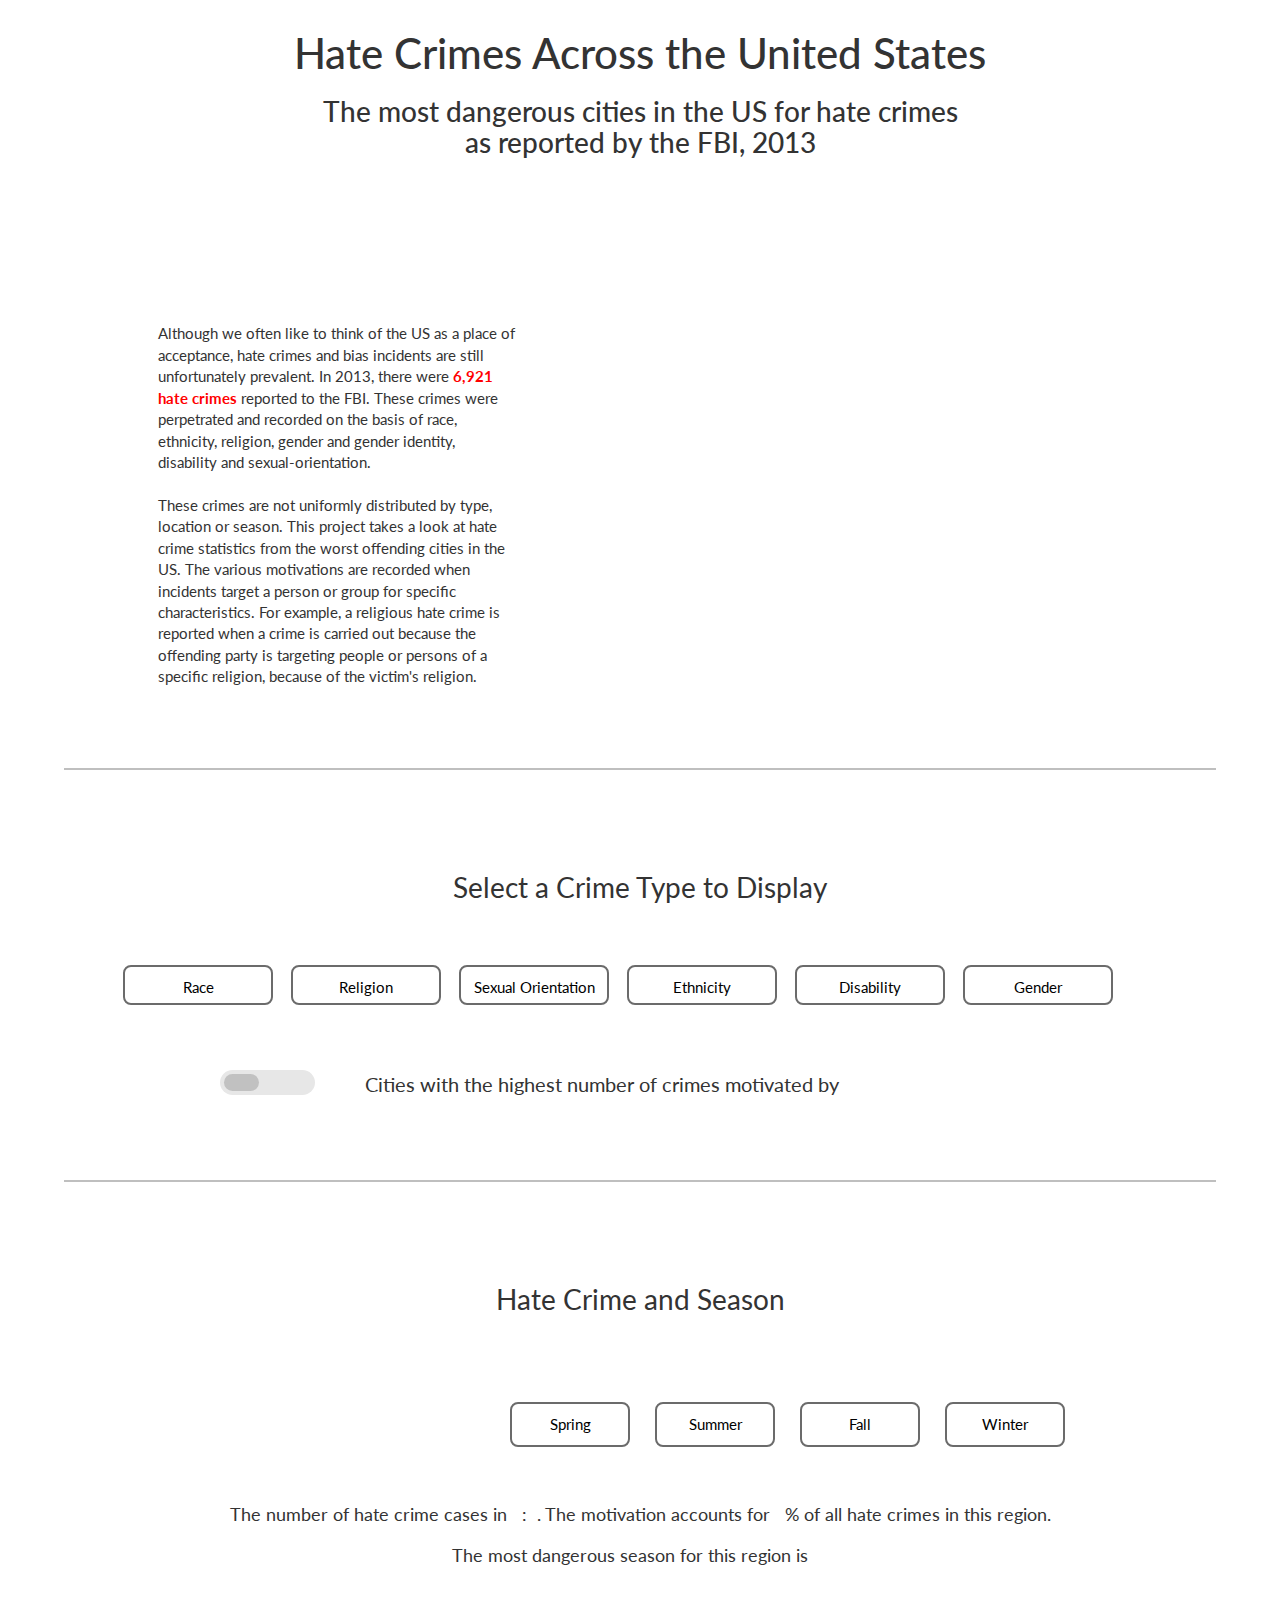
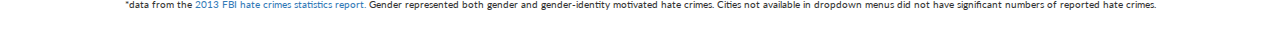
<file: src/index.html>
<!DOCTYPE html>
<html lang="en">
<head>
<script src="http://d3js.org/d3.v3.min.js" charset="utf-8"></script>
<script src="http://d3js.org/topojson.v1.min.js"></script>
<link rel="stylesheet" href="http://maxcdn.bootstrapcdn.com/bootstrap/3.3.6/css/bootstrap.min.css">
<link rel="stylesheet" href="style.css">
<link href='http://fonts.googleapis.com/css?family=Open+Sans' rel='stylesheet' type='text/css'>
<link href='https://fonts.googleapis.com/css?family=Lato&subset=latin,latin-ext' rel='stylesheet' type='text/css'>
<link href='http://fonts.googleapis.com/css?family=Montserrat:400,700|Roboto+Slab:400,700' rel='stylesheet' type='text/css'>
<style>
   /* The overview's style */
    body { font-family: "Roboto Slab"; color: #333; /*background-color: #67000d;*/}
    div { margin: 20px; /*border: 1px solid black;*/}
    #pieSvg {
        background-color: #FFFFFF;
        margin-left:auto; margin-right:auto; display:block;
    }
    #pieSvg path {  stroke: white; stroke-width: 2; }
    #pieSvg circle{ fill: none; stroke: black; stroke-width: 2;}
    #pieSvg line { stroke: black;}
    #pieSvg text { font-size: 10px; }
    .emphasize {
        color: red;
        font-weight: bold;
        font-size:15px;
    }

    div.tooltip {   
        position: absolute;           
        text-align: center;           
        width: auto;                  
        height: auto;               
        padding: 2px;             
        font: 12px sans-serif;        
        background: lightsteelblue;   
        border: 0px;      
        border-radius: 8px;           
        pointer-events: none;         
    }

    .svg1 {
        width: 80%;
        /*margin: 0 auto;*/
        margin-left:auto; margin-right:auto; display:block;
    }
    #title h1 {font-size: 3em;text-align: center; font-family: "Lato",sans-serif;}
    #title h3 {font-size: 2em;text-align: center; font-family: "Lato",sans-serif;}
    #left {
        margin-top: 50px;
        float: left;
        width: 35%;
        font-family: "Lato",sans-serif;
        font-size: 15px;
        /*border: 1px solid black;*/
    }
    #right {
        float: left;
        width: 45%;
        /*border: 1px solid black;*/
    }
    #mapSvg{clear:both;}
    #seasonalSvg{clear:both;}
    #footnotes {font-size: 0.7em;text-align: center;}
    @media (max-width: 1100px) {
        #left {float: none;}
        #right {float: none;}
    }
</style>
<style>
    /*  The map's style */
    .panel1 { width:80%; padding-bottom: 65px; width: 1100px; height: 250px;  margin-left:auto; margin-right:auto; display:block; background-color: white;} 
    .switch { 
    	height: 24px;
        margin-top: 0px;
        float: left; 
        margin-right: 50px; 
    }
    .toggle-text {
    /* font-family: "Comic Sans MS";*/
        font-family: "Open Sans";
    	font-size: 15px;
        font-weight: bold;
        margin-bottom: 5px;
    	margin-left: 80px;
    }
    .svg2 {
        width: 900px;
        margin: auto;
        margin-top: 20px;
        border:none;
    }
    #Ratio {
        float: left;
        font-size: 20px;
        font-weight: bold;
        margin-right: 60px;
    }
    #TypeChosen {
        float: left;
        font-size: 20px;
    }
    input.cmn-toggle-round-flat + label {    
    	/*width: 120px;
        height: 35px;  */
        width: 95px;
        height: 25px; 
    }
    .arc text { font-family: "Comic Sans MS"; font-size: 5px; }
    .arc path { stroke: #fff; }
    .tooltip { position: absolute;           
        text-align: center;           
        width: 200px;                  
        height: 320px;                 
        padding: 2px;             
        font: 12px sans-serif;        
        background: lightsteelblue;   
        border: 1px solid green;      
        border-radius: 8px;           
        pointer-events: none; 
    }
    .svg5 { background-color: white ;margin-left:auto; margin-right:auto; display:block;}
    #map{margin-left:auto; margin-right:auto; display:block;}
    .panel-heading { height: 60px; width: 800px; /*margin-left: 270px; margin-top: 80px; margin-bottom: 0px; */margin-left:auto; margin-right:auto; display:block;}
    .heading-text { /*font-family: "Comic Sans MS";*/ font-family: "Lato",sans-serif;text-align: center; padding-top: 17px; font-size: 2em; }
    .info-heading { height: 60px; width: 180px; margin-left: 24px; margin-bottom: 0px; }
    .btn-text { /*font-family: "Comic Sans MS";*/ font-family: "Lato",sans-serif;white-space: nowrap; }
    .panel-body { /*margin-left: 0px; margin-right: 10px; padding-top: 0px; margin-top: 0px; margin-bottom: 0px; border: none;*/margin-left:auto; margin-right:auto; display:block;}
    .btn-primary { margin-left: 18px; padding-left: 10px; width: 140px; margin-top: 20px; }
    .panel-success { position: absolute; height: 410px; width: 225px; outline: 2px solid #c1c1c1; background-color: rgba(256,256,256,0.8); pointer-events: none;
    /*box-shadow: 5px 5px;*/}
    .state-boundary { fill: #c1c1c1; stroke: #ffffff; stroke-width: 3px; opacity: 0.3; }
    .state-name { font-family:  "Open Sans"; fill: #000000; fill-opacity: .8; font-size: 10px; font-weight: 350; text-anchor: middle; }
    .location { fill: red; fill-opacity: .8; }
    .well { position: static; margin-top: 5px; margin-bottom: 5px; height: 140px; width: 180px; margin-left: 25px; padding-top: 0px; margin-right: 20px; padding-left: 10px; }
    .well-text { font-family: "Lato",sans-serif; padding-top: 0px; color: black; font-size: 11px; line-height: 0%; white-space: nowrap; text-align: center; margin-left: 10px; padding-left: 13px; }
    .donutChart { margin-top: 0px; padding-top: 0px; margin-bottom: 0px; }
    .legend { margin-left: 10px; margin-top: 10px; margin-bottom: 10px;}
    .legendText { text-anchor: middle; font-size: 11px; }
    .donutChartLegendText { font-size: 8px; text-anchor: middle; }
    .donutChartLegendRect { width: 40px; height: 10px; }
    .mapLegendRect { width: 50px; height: 10px; }
    .mapButton {
        font-family: "Lato", sans-serif;
        position: relative;
        background-color: #FFFFFF;
        font-size: 15px;
        color: #000000;
        padding: 10px 10px;
        height: 40px;
        width: 150px;
        border: solid #6B6B6B 2px;
        text-align: center;
        vertical-align: center;
        -webkit-transition-duration: 0.4s; /* Safari */
        transition-duration: 0.4s;
        text-decoration: none;
        overflow: hidden;
        cursor: pointer;
        border-radius: 8px;
        margin-left: 18px;
        margin-top: 10px;
        float:left; 
    }
    .mapButton:hover {
        background-color: #e7e7e7; 
        /*background-color: #feb24c;
        background-opacity: 0.5;*/
        color: black;
    }
    .mapButton:after {
        content: "";
        background: #c2c2c2;
        display: block;
        position: absolute;
        padding-top: 300%;
        padding-left: 350%;
        margin-left: -20px!important;
        margin-top: -120%;
        opacity: 0;
        transition: all 0.8s
    }
    .mapButton:active:after {
        padding: 0;
        margin: 0;
        opacity: 1;
        transition: 0s
    }
</style>
<style>
    /* The seasonal data's style */
    body { font-family: "Lato",sans-serif; }
    div { margin: 30px; }
    .svgSeason { 
          background-color: #FFFFFF;
         /* background-color:#000000;*/
          margin-left:auto; margin-right:auto; display:block;
    }
    .axis path { fill: none; stroke: black; stroke-width: 2;}
    .axis line { stroke: black; }
    path {  stroke: black; stroke-width: 2; }
    text { font-size: 10px; }
    button {
        /*font-family: "Comic Sans MS";*/
        font-family: "Lato", sans-serif;

        position: relative;
        background-color: #FFFFFF;
        border: none;
        font-size: 15px;
        color: #000000;
        padding: 10px 10px;
        height: 40;
        width: 120px;
        border: solid #6B6B6B 2px;
        text-align: center;
        vertical-align: center;
        -webkit-transition-duration: 0.4s; /* Safari */
        transition-duration: 0.4s;
        text-decoration: none;
        overflow: hidden;
        cursor: pointer;
        border-radius: 8px;
        margin-left: 25px;
    }
    button:after {
        content: "";
        background: #c1c1c1;
        display: block;
        position: absolute;
        padding-top: 300%;
        padding-left: 350%;
        margin-left: -20px!important;
        margin-top: -120%;
        opacity: 0;
        transition: all 0.8s
    }
    button:active:after {
        padding: 0;
        margin: 0;
        opacity: 1;
        transition: 0s
    }
    button:hover {
    background-color: #e7e7e7; 
    color: black;
    font-size: 15px;
    }

    button {
        float: right;
    }
    .center {
        margin-top: 15px;
        text-align: center;
        margin-left:auto; margin-right:auto; display:block;
    }
    #svg3 {

        width: 1000px;
        margin: auto;
        margin-top: 20px;
    } 
    
    #menu {
        margin: 10px 10px 0 0;
        padding: 0;
        float: left;
        width: 200px;
    }

    .buttonList {
        width: 85%;
        /*margin: 0 auto;*/
        margin-left:auto; margin-right:auto; display:block;
    }

    .dividingLine{
    height:2px;
    width:90%;
    background-color:gray;
    opacity: 0.5;
    margin: 0 auto;
    margin-top:10px;
    margin-bottom:10px;
    }
    .sectionPadding{
    margin-bottom:50px;
    }
    .clear {
        clear:both;
    }
    option {
    font-family: "Lato",sans-serif;
    font-size: 12px;
    color: #000;
    background-color: rgba(255,255,255,0.7);
    }
    #dropdown {
        border: solid gray 2px;
        background-color: rgba(255,255,255,0.7);
        color:black;
    }
    #dropdown2 {
        border: solid gray 2px;
        background-color: rgba(255,255,255,0.7);
        color:black;
    }
</style>
</head>
<body>
<div id="title">
    <h1>Hate Crimes Across the United States</h1>
    <h3>The most dangerous cities in the US for hate crimes <br> as reported by the FBI, 2013</h3>
</div>
<div class = "svg1">
<div id="left">
    <br><br><br><br>
    Although we often like to think of the US as a place of acceptance, hate crimes and bias incidents are still unfortunately prevalent.  In 2013, there were <span class="emphasize"> 6,921 hate crimes </span> reported to the FBI.  These crimes were perpetrated and recorded on the basis of race, ethnicity, religion, gender and gender identity, disability and sexual-orientation.
    <br><br>
    These crimes are not uniformly distributed by type, location or season.  This project takes a look at hate crime statistics from the worst offending cities in the US.  The various motivations are recorded when incidents target a person or group for specific characteristics.  For example, a religious hate crime is reported when a crime is carried out because the offending party is targeting people or persons of a specific religion, because of the victim's religion.
</div>
<div id="right"></div>
</div>

<div class="clear"></div>
<br>
<br>
<div class = "dividingLine"></div>
    <br>
    <br>

<div id="panel" class="panel1">
	<div class="panel-heading heading-text" style= "Roboto Slab">Select a Crime Type to Display</div>
    <div class="panel-body"> 
        <button id="race" type="button" class="mapButton btn-text">Race</button> 
        <button id="religion" type="button" class="mapButton btn-text">Religion</button> 
        <button id="sex" type="button" class="mapButton btn-text">Sexual Orientation</button> 
        <button id="ethnicity" type="button" class="mapButton btn-text">Ethnicity</button>	
        <button id="disability" type="button" class="mapButton btn-text">Disability</button> 
    	<button id="gender" type="button" class="mapButton btn-text">Gender</button>
    </div>

    <div class = "svg2">
    <br>
    <div class="switch" >
        <input id="toggle" class="cmn-toggle cmn-toggle-round-flat" type="checkbox" value="true">
        <label for="toggle"></label>
    </div>
    <p id ="TypeChosen">Cities with the highest number of crimes motivated by &nbsp<span id = "typeChosen"  style = "color: red; font-weight:bold; font-size:20px"></span></p>
    </div>   
</div>
<div id="map"></div>
<div id="info" class="panel-success" style="visibility: hidden">
        <div class="well">
            <div id="city" class="well-text"></div>
            <div id="population" class="well-text"></div>
            <div id="crime" class="well-text"></div>
            <div id="rank" class="well-text"></div>
        </div>
</div>

<br>
<br>
<div class = "dividingLine"></div>
<br>
<br>
<div class="panel-heading heading-text" style= "Roboto Slab">Hate Crime and Season</div>
<br>
<div id = "svg3">
    
     <div class="buttonList">
        <div id = "menu" class="menu"></div>
        <button class = "button" onclick = "winter(indexChosen)" >Winter</button>
        <button class = "button" onclick = "fall(indexChosen)" >Fall</button>
        <button class = "button" onclick = "summer(indexChosen)" >Summer</button>
        <button class = "button" onclick = "spring(indexChosen)" >Spring</button>
    </div>
    <div class="clear"></div>
    <br> <br>
    <p class = "center" style = "font-size:18px">The number of hate crime cases in &nbsp<span id = "seasonName" class="emphasize" style = "font-size:18px"></span>&nbsp: &nbsp<span id = "numberCases" class="emphasize" style = "font-size:18px"></span>. The motivation accounts for &nbsp<span id = "precentage" class="emphasize" style = "font-size:18px"></span>&nbsp% of all hate crimes in this region. </p>
    <p class = "center" style = "font-size:18px">The most dangerous season for this region is &nbsp<span id = "dangerous" class="emphasize" style = "font-size:18px"></span> &nbsp</p>
<div id = "Season"></div>
</div>
<div id="footnotes">
    <p>
        *data from the <a href="https://www.fbi.gov/about-us/cjis/ucr/hate-crime/2013/topic-pages/incidents-and-offenses/incidentsandoffenses_final">2013 FBI hate crimes statistics report.</a> Gender represented both gender and gender-identity motivated hate crimes. Cities not available in dropdown menus did not have significant numbers of reported hate crimes.
    </p>
</div>
<script>
    // thanks to Mike Bostock and his code on bl.ocks.org for information on dispatching events and interacting via dropdown menu, as well as ZeroViscosity.com for their tutorial on pie chart legend building in d3.js
    var dispatch = d3.dispatch("load", "statechange");
    // the different categories to appear on the piechart
    var groups = [
        'Race','Religion','Sexual Orientation','Ethnicity','Disability','Gender'
    ];
    // importing data from the csv file
        var part1Data = [];
        d3.csv("../data/hate-crime.csv", function(error, states) {
            if (error) console.log(error);
            var state = d3.map();
            states.forEach(function(d) { state.set(d["Agency Name"], d); });
            dispatch.load(state);
            dispatch.statechange(state.get("USA"));
            part1Data = state.values();         
        });

        // builds the drop down menu        
        dispatch.on("load.menu", function(state) {
            var select = d3.select("#right")
            .append("div")
            .append("select")
            .attr("id","dropdown2")
            .on("change", function() { dispatch.statechange(state.get(this.value)); });
            // adds the options
            select.selectAll("option")
            .data(state.values())
            .enter().append("option")
            .attr("value", function(d) { return d["Agency Name"]; })
            .text(function(d) { return d["Agency Name"] + ', ' + d["State Code"]; });

            dispatch.on("statechange.menu", function(state) {
                select.property("value", state["Agency Name"]);
            });
        });

        // builds the pie chart
        dispatch.on("load.pie", function(state) {
            var width = 600,
                height = 400,
                radius = Math.min(width, height) / 2;

            // assign a color to each of the groups (groups here are the different bias motivations)
            var color = d3.scale.ordinal()
                .domain(groups)
                .range(["#1395BA", "#A2B86C", "#EBC844", "#F16C20", "#C02E1D", "#0D3C55"]);

            // build the donut with enough space for legend to fit inside
            var arc = d3.svg.arc()
                .outerRadius(radius - 10)
                .innerRadius(radius - 100);
            
            var pie = d3.layout.pie()
                .sort(null);

            // add the pie chart, center it in the svg element
            var svg = d3.select("#right").append("svg")
                .attr("id", "pieSvg")
                .attr("width", width)
                .attr("height", height)
                .append("g")
                .attr("transform", "translate(" + width / 2 + "," + height / 2 + ")");

            var tooltip = d3.select("body").append("div")   
                .attr("class", "tooltip")               
                .style("opacity", 0);

            //tooltip advice from this jsfiddle: http://jsfiddle.net/WLYUY/5/
            var path = svg.selectAll("path")
                .data(groups)
                .enter().append("path").attr("class", "slice")
                .on("mouseover", function(d) {    
                    tooltip.transition().duration(200).style("opacity", .9);      
                    tooltip.html("Type: " + d.data + ";    "+ "Number: " + d.value + ";    " + "Percentage: " + d3.round(d.value/total * 100,1) + "%")  
                      .style("left", (d3.event.pageX) + "px")     
                      .style("top", (d3.event.pageY) + "px")
                      .style("background-color", "#e7e7e7")
                      .style("opacity", 0.8);   
                  })                  
                  .on("mouseout", function(d) {       
                    tooltip.transition().duration(500).style("opacity", 0);   
                  })
                .style("fill", color)
                .each(function() { this._current = {startAngle: 0, endAngle: 0}; });

            // begin building legend to go inside the donut
            var legendSize = 18;                                
            var spacing = 4;   

            // build the legend such that it is centered within donut
            var legend = svg.selectAll('.legend')                 
                .data(color.domain())                                   
                .enter()                                             
                .append('g')                                         
                .attr('class', 'legend')                               
                .attr('transform', function(d, i) {                    
                    var legendHeight = legendSize + spacing;         
                    var offset =  legendHeight * color.domain().length / 2;     
                    var horizontal = -2 * legendSize - 20;                      
                    var vertical = i * legendHeight - offset;                     
                    return 'translate(' + horizontal + ',' + vertical + ')';       
                });                                                  

            // refreshes the pie chart and labels with new information
            var total = 0;
            dispatch.on("statechange.pie", function(d) {

                total = Number(d["Race"]) + Number(d["Religion"]) + Number(d["Sexual Orientation"]) + Number(d["Disability"]) + Number(d["Ethnicity"]) + Number(d["Gender"]);

                path.data(pie.value(function(g) {
                    // clear the existing legend                            
                    legend.text("");

                    //re draw the legend with new information
                    legend.append('rect')                                
                    .attr('width', legendSize - 5)                    
                    .attr('height', legendSize)                       
                    .style('fill', color)                                   
                    .style('stroke', color); 

                    legend.append('text')                                     
                    .attr('x', legendSize + spacing - 5)              
                    .attr('y', legendSize - spacing)              
                    .text(function(e) { return e + ", " + d[e] + ", " + d3.round(d[e]/total * 100,1) + "%";});   
                    return d[g];
                })(groups)).transition()
                    .attrTween("d", function(d) {
                        var interpolate = d3.interpolate(this._current, d);
                        this._current = interpolate(0);
                        return function(t) {
                            return arc(interpolate(t));
                        };
                    });                 
            });
        });                
</script>
<script>
var width = 1050;
var height = 600;
var clickedID;

var projection = d3.geo.albersUsa().scale(1260).translate([width/2, height/2]);

var path = d3.geo.path().projection(projection);


var svg = d3.select("#map").append("svg")
    .attr("class", "svg5")
    .attr("width", width)
    .attr("height", height)
    .style("margin-top", "0px");

var states;
d3.json("../data/us.json", function(error, shapes){
	if(error){ console.log(error); }
    states = topojson.feature(shapes, shapes.objects.states).features;
    var statePaths = svg.append("g");
    //draw teh outline of teh map
    statePaths.selectAll("path").data(states).enter()
    .append("path")
    .attr("d", path)
    .attr("class", "state-boundary");

    d3.tsv("../data/us-state-names.tsv", function(rows){
    	var names = {};
    	rows.forEach(function(d, i){
            names[d.id] = d.name;
    	});
        //filtered NaN values
        var filteredStates = states.filter(function(state){ return isNaN(path.centroid(state)[0])!=true && isNaN(path.centroid(state)[1])!=true; });
    	//add state names
    	var stateNames = svg.append("g");
    	
    	stateNames.selectAll("text")
    	.data(filteredStates).enter()
    	.append("text")
    	.attr("x", function(d){ return path.centroid(d)[0]; })
    	.attr("y", function(d){ return path.centroid(d)[1]; })
    	.attr("class", "state-name")
        .attr("id", function(d) {return names[d.id]; })
    	.text(function(d){ return names[d.id]; });

       document.getElementById("Vermont").setAttribute("y", 132);
       document.getElementById("Connecticut").setAttribute("y", 192);
       document.getElementById("New Jersey").setAttribute("x", 892);
       document.getElementById("Delaware").setAttribute("y", 250);
       document.getElementById("District of Columbia").setAttribute("y", 269);
    });
});
/* map locations */
d3.csv("../data/hate-crime.csv", function(error, rows){
	var toggleOn = true;
	if(error){ console.log(error); }
	rows = rows.filter(function(d){ return d["Agency Name"]!="USA"; });
    //thanks to an aggregation of third-party css classes coded by someone else that 
    //enabled the drawing of a round-flat toggle switch in this project, attached in the 
    //src folder with the name of "style.css" 
    //implement the logic corresponding to toggle behaviors
	var toggle = d3.select("#toggle").on("change", function(d){
	    if(d3.select(this).node().value == "false"){
		    d3.select(this).node().value = "true";
		    toggleOn = true;
	    }
	    else{
            d3.select(this).node().value = "false";
            toggleOn = false;
	    }
        if(d3.selectAll("circle") != undefined){ 
        	d3.selectAll("circle").remove();
        	generateMapLegend(toggleOn);
        	switch(clickedID){
        		case "race":
        		    displayLocations(rows, "Race", 40, toggleOn);
        		    break;
        		case "religion":
                    displayLocations(rows, "Religion", 20, toggleOn);
                    break;
                case "sex":
                    displayLocations(rows, "Sexual Orientation", 20, toggleOn);
                    break;
                case "ethnicity":
                    displayLocations(rows, "Ethnicity", 20, toggleOn);
                    break;
                case "disability":
                    displayLocations(rows, "Disability", 10, toggleOn);
                    break;
                case "gender":
                    displayLocations(rows, "Gender", 10, toggleOn);
                    break;
        	}
        }
    });
    //display the text about the usage of the toggle switch
    svg.append("text")
    .attr("x", 10)
    .attr("y", 8)
    .style("font-size", "10.5px")
    .text("* Default toggle scales by population, reporting crimes per 10,000 people. Toggle on to see absolute Number of hate crime cases.");
    //register listeners on different buttons
    d3.select("#race").on("click", function(){
    	generateMapLegend(toggleOn);
        clickedID = this.id;
    	svg.selectAll("circle").remove();
    	displayLocations(rows, "Race", 40, toggleOn); 
        document.getElementById("typeChosen").innerHTML = "Race";
    });

    d3.select("#religion").on("click", function(){ 
    	generateMapLegend(toggleOn);
    	clickedID = this.id;
    	svg.selectAll("circle").remove();
    	displayLocations(rows, "Religion", 20, toggleOn);
        document.getElementById("typeChosen").innerHTML = "Religion";
    });

    d3.select("#sex").on("click", function(){
    	generateMapLegend(toggleOn);
    	clickedID = this.id;
        svg.selectAll("circle").remove();
        displayLocations(rows, "Sexual Orientation", 20, toggleOn);
        document.getElementById("typeChosen").innerHTML = "Sexual Orientation";
    });

    d3.select("#ethnicity").on("click", function(){
    	generateMapLegend(toggleOn);
    	clickedID = this.id;
        svg.selectAll("circle").remove();
        displayLocations(rows, "Ethnicity", 20, toggleOn);
        document.getElementById("typeChosen").innerHTML = "Ethnicity";
    });

    d3.select("#disability").on("click", function(){
    	generateMapLegend(toggleOn);
    	clickedID = this.id;
        svg.selectAll("circle").remove();
        displayLocations(rows, "Disability", 10, toggleOn);
        document.getElementById("typeChosen").innerHTML = "Disability";
    });

    d3.select("#gender").on("click", function(){
    	generateMapLegend(toggleOn);
    	clickedID = this.id;
        svg.selectAll("circle").remove();
        displayLocations(rows, "Gender", 10, toggleOn);
        document.getElementById("typeChosen").innerHTML = "Gender";
    });
});
/* deals with the logic to show location dots on the map */
function displayLocations(rows, crimeType, topNum, toggleOn){
    var arr = [];
    var numbers = [];
    var crimeTypes = ["Race", "Religion", "Sexual Orientation", "Ethnicity", "Disability", "Gender"];
    //extract relevant values from the csv files
    rows.forEach(function(row){
    	var record;
    	if(toggleOn == true){
    		var tmp = Number((Number(row[crimeType])/Number(row["Population"].replace(new RegExp(',', 'g'), ''))).toFixed(6));
            record = { stateCode: row["State Code"], city: row["Agency Name"], crime: tmp, population: row["Population"] };
    	}
    	else{
    	    record = { stateCode: row["State Code"], city: row["Agency Name"], crime: Number(row[crimeType]), population: row["Population"] };
        }
    	var total = 0;
    	if(toggleOn == true){
    		crimeTypes.forEach(function(d){
        		total += Number(row[d]);
        		var tmp = Number((Number(row[d])/Number(row["Population"].replace(new RegExp(',', 'g'), ''))).toFixed(6));
        		numbers.push(tmp);
        	});
        }
        else{
        	crimeTypes.forEach(function(d){
    		    total += Number(row[d]);
    		    numbers.push(Number(row[d]));
    	    });
        }
    	var ratios = [];
        crimeTypes.forEach(function(d){
            ratios.push({ type: d, ratio: Number(row[d])/total });
        });
        record["ratios"] = ratios;
        arr.push(record);
    });
    //filter the result array be selecting the topNum cities
    arr.sort(function(a, b){
    	return b.crime-a.crime;
    });
    var filteredCities = arr.slice(0, topNum);
    filteredCities.forEach(function(d, i){
        d["rank"] = i+1;
    });
    //different domains of legend color scales
    var input = [];
    if(toggleOn == true){
        var newNumbers = numbers.map(function(d){
    	    //return Number((d*1000000).toFixed(2));
    	    return d*10000;
        });
        var min = d3.min(newNumbers, function(d){ return d; });
        var max = d3.max(newNumbers, function(d){ return d; });
        var increment = (max-min)/6;
        for(var i=0;i<7;i++){
    	    if(i == 6){
    		    input.push(Number(max.toFixed(2)));
    	    }
    	    else{
    	        input.push(Number((min+i*increment).toFixed(2)));
            }
        }
    }
    else{
        var min = d3.min(numbers, function(d){ return d; });
        var max = d3.max(numbers, function(d){ return d; });
        var increment = (max-min)/6;
        for(var i=0;i<7;i++){
    	    if(i == 6){
    		    input.push(max);
    	    }
    	    else{
    	        input.push(min+i*increment);
            }
        }
    }
    //the color scale is used to scale the number or ratio of criminal events happened in each city
    var colorScale = d3.scale.linear()
    .domain(input)
    .range([ "#fee0d2", "#fb6a4a", "#ef3b2c", "#cb181d", "#a50f15", "#67000d" ]);
    //add longitude and latitude to every city in the filtered array
    d3.csv("../data/us-cities.csv", function(error, cities){
        if(error){ console.log(error); }
        filteredCities.forEach(function(d){
        	var city = cities.find(function(c){
        		return d.stateCode == c.state && d.city == c.city;
        	});
        	d["longitude"] = city.lng;
        	d["latitude"] = city.lat;
        });

        //display the locations
        var locations = svg.append("g").attr("id", "locations");
        locations.selectAll("circle").data(filteredCities)
        .enter()
        .append("circle")
        .attr("transform", function(d){ return "translate("+projection([d.longitude, d.latitude])+")"; })
        .attr("r", 7)
        .attr("opacity", 1)
        .style("fill", function(d){
        	if(toggleOn == true){
        		return colorScale(d.crime*10000);
        	}
        	else{
        	    return colorScale(d.crime);
        	} 
        })
        .attr("stroke", "#67000d")
        .on("mouseover", function(d){

            this.style.cursor = "e-resize";
        	var panel = d3.select("#info")
        	.style("visibility", "visible");
            
            var x = d3.mouse(svg.node())[0];
            var y = d3.mouse(svg.node())[1];
           
            if(y>=316){
                panel.style("left", (d3.event.pageX-87)+"px")
                .style("top", (d3.event.pageY-420)+"px");
            }
            else{
                panel.style("left", (d3.event.pageX-87)+"px")
                .style("top", (d3.event.pageY-180)+"px");
            }
            
        	d3.select("#city")
            .html("City: "+d.city);
        	
        	d3.select("#population")
        	.html("Population: "+d.population);

            if(toggleOn == true){
            	d3.select("#crime")
        	    .html(crimeType+": "+(d.crime*10000).toFixed(2));
        	    
            }
            else{
            	d3.select("#crime")
        	    .html(crimeType+": "+d.crime);       	    
            }

        	d3.select("#rank")
        	.html("Rank: "+d.rank);

        	displayDonutChart(d.ratios);
        })
        .on("mouseout", function(d){
        	d3.select("#legend").remove();
            d3.select("#donutChart").remove();
        	d3.select("#info").style("visibility", "hidden");
        });
    });    
}

function displayDonutChart(ratios){
    //inspired by Mike Bostock's example of making donut chart
	var crimes = ["Race", "Religion", "Ethnicity", "Disability", "Gender", "Sexual Orientation"];
	var dheight = 150;
	var dwidth = 220;
	var radius = 150/2;

	var lheight = 100;
	var lwidth = 220;

	var colorScale = d3.scale.ordinal().domain(crimes).range(["#1395BA", "#A2B86C", "#EBC844", "#F16C20", "#C02E1D", "#0D3C55"]);
    
    var arc = d3.svg.arc()
        .outerRadius(radius)
        .innerRadius(radius-40);

    var pie = d3.layout.pie()
        .sort(null)
        .value(function(d){ return d["ratio"]; });

    var lsvg = d3.select("#info").append("svg")
        .attr("id", "legend")
        .attr("class", "donutChart")
        .attr("width", lwidth)
        .attr("height", lheight);

    var dsvg = d3.select("#info").append("svg")
        .attr("id", "donutChart")
        .attr("class", "donutChart")
        .attr("width", dwidth)
        .attr("height", dheight)
        .append("g")
        .attr("transform", "translate("+dwidth/2+","+dheight/2+")");
    
    generateDonutChartLegend(lsvg);

    var g = dsvg.selectAll(".arc")
        .data(pie(ratios))
        .enter()
        .append("g")
        .attr("class", "arc");
    
    g.append("path")
     .attr("d", arc)
     .style("fill", function(d){ 
         return colorScale(d.data.type);
     });
    
    g.append("text")
     .attr("transform", function(d){ return "translate("+arc.centroid(d)+")"; })
     .attr("dx", ".5em")
     .attr("dy", ".5em")
     .style("stroke", "white")
     .style("font-size", "8px")
     .text(function(d){
        var tmp = Number((d.data["ratio"]*100).toFixed(1));
     	if(tmp!=0.0 && tmp>=6.0){
     	    return tmp+"%";
     	} 
     })
     .style("font-size", "-10")
     .style("text-anchor", "middle")
     .style("fill", "black");
}

function generateDonutChartLegend(svg){
	var textInfo = [{ x: 20, y: 8, text: "Race" }, { x: 145, y: 8, text: "Religion" }, { x: 25, y: 42, text: "Ethnicity" }, 
	{ x: 145, y: 42, text: "Disability" }, { x: 20, y: 76, text: "Gender" }, { x: 135, y: 76, text: "Sexual Orientation"}];

    var rectInfo = [{ x: 50, y: 0, color: "#1395BA" }, { x: 175, y: 0, color: "#A2B86C" }, { x: 50, y: 35, color: "#EBC844" }, { x: 175, y: 35, color: "#F16C20" }, { x: 50, y: 70, color: "#C02E1D" }, { x: 175, y: 70, color: "#0D3C55" }];

	svg.selectAll(".donutChartLegendText").data(textInfo)
	.enter()
	.append("text")
	.attr("class", "donutChartLegendText")
	.attr("x", function(d){ return d.x; })
	.attr("y", function(d){ return d.y; })
	.text(function(d){ return d.text; });

    svg.selectAll(".donutChartLegendRect").data(rectInfo)
    .enter()
    .append("rect")
    .attr("class", "donutChartLegendRect")
    .attr("x", function(d){ return d.x; })
    .attr("y", function(d){ return d.y; })
    .style("fill", function(d){ return d.color; });
}

function generateMapLegend(toggleOn){
	d3.selectAll(".legendText").remove();

    var rectInfo = [{ x: 610, y: 0, color: "#fee0d2"}, { x: 680, y: 0, color: "#fb6a4a" }, { x: 750, y: 0, color: "#ef3b2c" }, 
    { x: 820, y: 0, color: "#cb181d" }, { x: 890, y: 0, color: "#a50f15" }, { x: 960, y: 0, color: "#67000d" }];

    var toggleOffTextInfo = [{ x: 635, y: 30, text: "0~25" }, { x: 705, y: 30, text: "25~50" }, { x: 775, y: 30, text: "50~75" }, 
    { x: 845, y: 30, text: "75~100" }, { x: 915, y: 30, text: "100~125" }, { x: 985, y: 30, text: "125~152" }];
    
    var toggleOnTextInfo = [{ x: 635, y: 30, text: "0~5.43" }, { x: 705, y: 30, text: "5.43~10.86" }, { x: 775, y: 30, text:"10.86~16.29" }, 
    { x: 845, y: 30, text: "16.29~21.71" }, { x: 915, y: 30, text: "21.71~27.14" }, { x: 985, y:30, text: "27.14~32.57" }];

    svg.selectAll(".mapLegendRect").data(rectInfo)
    .enter()
    .append("rect")
    .attr("class", "mapLegendRect")
    .attr("x", function(d){ return d.x; })
    .attr("y", function(d){ return d.y; })
    .style("fill", function(d){ return d.color; });

    if(toggleOn == false){
    	svg.selectAll(".legendText").data(toggleOffTextInfo)
    	.enter()
    	.append("text")
    	.attr("class", "legendText")
    	.attr("x", function(d){ return d.x; })
    	.attr("y", function(d){ return d.y; })
    	.text(function(d){ return d.text; });
    }
    else{
        svg.selectAll(".legendText").data(toggleOnTextInfo)
        .enter()
        .append("text")
        .attr("class", "legendText")
        .attr("x", function(d){ return d.x; })
        .attr("y", function(d){ return d.y; })
        .text(function(d){ return d.text; });
        
    }
}
</script>
<script type="text/javascript">
    var paddingSeason = 50;
    var heightSeason = 400;
    var widthSeason = 1000;
    var svgSeason = d3.select("#Season").append("svg")
    .attr("class", "svgSeason")
    .attr("width", widthSeason)
    .attr("height", heightSeason);


    //load and map data
    var data = [];
    var city = [];
    var indexChosen = 0;
    var lines = [];

    d3.csv("../data/hate-crime.csv", function(error, states) {
        if (error) throw error;          
        city = d3.map();

        states = states.filter(function(d) { return ! isNaN(d["4th quarter"]) &&  ! isNaN(d["3rd quarter"]) &&
            ! isNaN(d["2nd quarter"]) && ! isNaN(d["1st quarter"]) }); 

        states.forEach( function(d) { city.set(d["Agency Name"], d); });
          
        //append other options to dropmenu
        var dropDown = d3.select("#menu").append("select")
            .attr("id", "dropdown");

        var options = dropDown.selectAll("option")
            .data(city.values())
            .enter().append("option")
            .attr("value", function(d) { return d["Agency Name"]; })
            .text(function(d) { return d["Agency Name"]+ ", " + d["State Code"]; });

        document.getElementById("dropdown").options[0].selected = true;
        
        dropDown.on("change", menuChanged);

        var index = city.keys();

        //construct array to represent in in different season
        city.values().forEach(function(d) {
            var temp = [d["1st quarter"], d["2nd quarter"], d["3rd quarter"], d["4th quarter"]];
            temp.sort(function(a,b) {return a - b});
            var maxValue = temp[3];
            var totalValue = Number(d["1st quarter"]) + Number(d["2nd quarter"]) + Number(d["3rd quarter"]) + Number(d["4th quarter"]);
            var temp2 = {spring: d["1st quarter"], summer: d["2nd quarter"], fall: d["3rd quarter"], winter:d["4th quarter"], max: maxValue, total: totalValue};
            data.push(temp2);
        });

        function menuChanged() {

            //remove highlightline and circle from previous chosen
            if (document.getElementById("highlight") != null) {
                document.getElementById("highlight").remove();
            }
            if (document.getElementById("circle") != null) {
                document.getElementById("circle").remove();
            }

            if (document.getElementById("personLegend") != null) {
                document.getElementById("personLegend").remove();
            }

            //display flying people for different options
            for (var i = 0; i < 50; i++) {
                document.getElementById("personChosen0_"+ i).style.visibility = "hidden";
                document.getElementById("personChosen1_"+ i).style.visibility = "hidden";
            }

            document.getElementById("precentage").innerHTML = 0;

            var selectedValue = d3.event.target.value;
            indexChosen = index.indexOf(selectedValue.split(",")[0]);
                
            //highlight lines according to dropdown options from user
            var highlightLine = d3.svg.line()
                .x(function(d) {return xScaleSeason(d.season);})
                .y(function(d) {return yScaleSeason(d[indexChosen]);});        

            var path = svgSeason.append("path").attr("d", highlightLine(lines)).attr("id","highlight")
                .style("stroke", "orange").style("fill","none").style("stroke-width","3px");
                
            //add animation to highlight line
            var totalLength = path.node().getTotalLength();
                
            path.attr("stroke-dasharray", totalLength + " " + totalLength)
            .attr("stroke-dashoffset", totalLength)
            .transition()
            .duration(1500)
            .ease("linear")
            .attr("stroke-dashoffset", 0);

            if (indexChosen == 0) {
                svgSeason.append("text")
                .attr("id", "personLegend")
                .attr("x",280)
                .attr("y",36)
                .text(" =  50 hate crime cases");
            } else if (indexChosen == 5 || indexChosen == 13 || indexChosen == 50) {
                svgSeason.append("text")
                .attr("id", "personLegend")
                .attr("x",280)
                .attr("y",36)
                .text(" =  2 hate crime cases");
            } else {
                svgSeason.append("text")
                .attr("id", "personLegend")
                .attr("x",280)
                .attr("y",36)
                .text(" =  1 hate crime cases");
            }

            //display most dangerous season
            var dangerousSeason = "";

            if (Number(data[indexChosen]["max"]) == Number(data[indexChosen]["spring"])) {
                document.getElementById("dangerous").innerHTML = "Spring";
                dangerousSeason = "Spring";
                spring(indexChosen);
            }
            if (Number(data[indexChosen]["max"]) == Number(data[indexChosen]["summer"])) {
                document.getElementById("dangerous").innerHTML = "Summer";
                dangerousSeason = "Summer";
                summer(indexChosen);
            }
            if (Number(data[indexChosen]["max"]) == Number(data[indexChosen]["fall"])) {
                document.getElementById("dangerous").innerHTML = "Fall";
                dangerousSeason = "Fall";
                fall(indexChosen);
            }
            if (Number(data[indexChosen]["max"]) == Number(data[indexChosen]["winter"])) {
                document.getElementById("dangerous").innerHTML = "Winter";
                dangerousSeason = "Winter";
                winter(indexChosen);
            }    
        }

        //construct data for trend chart
        var springData = {season: "spring"};
        var summerData = {season: "summer"};
        var fallData = {season: "fall"};
        var winterData = {season: "winter"};

        data.forEach(function(d,i) {
            springData[i] = d.spring;
            summerData[i] = d.summer;
            fallData[i] = d.fall;
            winterData[i] = d.winter;
        });

        lines.push(springData);
        lines.push(summerData);
        lines.push(fallData);
        lines.push(winterData);

        //create average line
        var avg = [{season:"spring", data: 5.390}, {season: "summer", data:7.573}, {season:"fall", data: 7.926}, {season: "winter", data: 6.197} ];
        var avgLine = d3.svg.line()
            .x(function(d) {return xScaleSeason(d.season);})
            .y(function(d) {return yScaleSeason(d.data);})

        svgSeason.append("path").attr("d", avgLine(avg)).attr("id","averageLine")
                .style("stroke", "black").style("fill","none").style("stroke-width","2px")
                .style("stroke-dasharray", ("5, 2"));
                     
        //create all the lines
        for (var i = 1; i < data.length; i++) {
            var line = d3.svg.line()
                .x(function(d) {return xScaleSeason(d.season);})
                .y(function(d) {return yScaleSeason(d[i]);})
                                 
            svgSeason.append("path").attr("d", line(lines)).attr("id",i)
            .style("stroke", "#C1C1C1").style("fill","none").style("stroke-width","2px")
            .attr("opacity",0.2)
            .on("mouseover", function() {
                if (document.getElementById("location") != null) {
                    document.getElementById("location").remove();
                }

                d3.select(this).style("stroke", "black").style("stroke-width", "2px")
                .attr("opacity",1);
                svgSeason.append("text")
                .attr("x", 0.5*(xScaleSeason("spring") + xScaleSeason("winter")))
                .attr("y", 100)
                .style("font-size", 20)
                .attr("text-anchor", "middle")
                .attr("base-alignment", "middle")
                .attr("id", "location")
                .text(index[d3.select(this)[0][0].id]);
            })
            .on("mouseout", function() {  
                if (document.getElementById("location") != null) {
                    document.getElementById("location").remove();
                }                     
                d3.select(this).style("stroke", "#C1C1C1").style("stroke-width", "2px")
                .attr("opacity",0.2);
            });
        }
        //default show fall of USA
        fall(0);
        svgSeason.append("text")
        .attr("id", "personLegend")
        .attr("x",280)
        .attr("y",36)
        .text(" = 50 hate crime cases");
    });
        
    //display all the elements, set hidden to the "flying" person
    for (var j = 0; j < 5; j++) {
        ty = j * 200;

        for (var i = 0; i < 10; i++) {
            var tx = i * 130;

            //normal people head
            svgSeason.append("path")
            .attr("id","person0_"+ (j*10 +i))
            .attr("transform","scale(0.25),translate(" + (tx + 230) + "," + (ty + 450) + ")")
            .attr("d","M80 16c0 8.837-7.163 16-16 16s-16-7.163-16-16c0-8.836 7.163-16 16-16s16 7.163 16 16z")
            .attr("fill","none");

            //normal people body
            svgSeason.append("path")
            .attr("id","person1_"+ (j*10 +i))
            .attr("transform","scale(0.25),translate(" + (tx + 230) + ","  + (ty + 450) + ")")
            .attr("d","M57.778 128h12.445c5.4 0 9.778-4.378 9.778-9.778v-22.222h4.726c5.95 0 10.521-5.27 9.679-11.161l-5.206-36.444c-0.688-4.817-4.813-8.395-9.679-8.395h-31.040c-4.866 0-8.991 3.578-9.679 8.395l-5.206 36.444c-0.842 5.891 3.729 11.161 9.679 11.161h4.726v22.222c0 5.4 4.378 9.778 9.778 9.778z")
            .attr("fill","none");
                
            //flying people head, set hidden default
            svgSeason.append("path")
            .attr("id","personChosen0_"+ (j*10 +i))
            .attr("transform","scale(0.25),translate(" + (tx + 230) + "," + (ty + 450) + ")")
            .attr("d","M80 16c0 8.837-7.163 16-16 16s-16-7.163-16-16c0-8.836 7.163-16 16-16s16 7.163 16 16z")
            .attr("fill","none");

            document.getElementById("personChosen0_"+ (j*10 +i)).style.visibility = "hidden";

            //flying people body, set hidden default
            svgSeason.append("path")
            .attr("id","personChosen1_"+ (j*10 +i))
            .attr("transform","scale(0.25),translate(" + (tx + 230) + ","  + (ty + 450) + ")")
            .attr("d","M57.778,128h12.445c5.4,0,9.778,-4.378,9.778,-9.778v-22.222h4.726c5.95,0,10.521,-5.27,9.679,-11.16l-5.206,-27.45c-0.688,-4.817,75.05477,-42.246,-9.679,-17.3867h-31.04c-4.866,0,-74.04885,-23.926,-9.15,16.8578l-5.735,27.98c-0.842,5.89,3.729,11.161,9.679,11.16h4.726v22.22c0,5.4,4.378,9.778,9.778,9.778Z")
            .attr("fill","none");

            document.getElementById("personChosen1_"+ (j*10 +i)).style.visibility = "hidden";
            document.getElementById("precentage").innerHTML = "29.7";
            document.getElementById("dangerous").innerHTML = "Fall";
            document.getElementById("numberCases").innerHTML = "2358";
            document.getElementById("seasonName").innerHTML = "Fall";
        }
    }
    

    //display the percentage of spring to whole year in specific city or default the whole USA
    function spring(n) {

        if (document.getElementById("circle") != null) {
            document.getElementById("circle").remove();
        }
        
        var number;
        if (n != 0 && n != 5 && n !=13 && n != 50) {
            number = Math.round(data[n]["spring"]);
        } else if (n == 5 || n == 13 || n == 50) {
            number = Math.round(data[n]["spring"] / 2);
        } else {
            number = Math.round(data[n]["spring"] / 50);
        }

        percent = d3.format(".1f")(data[n]["spring"] / data[n]["total"] * 100);
            
        svgSeason.append("circle").attr("r",4)
        .attr("cx", xScaleSeason("spring"))
        .attr("cy", yScaleSeason(data[n].spring))
        .attr("id", "circle")
        .attr("fill", "orange");

        for (var i = 0; i < number; i++) {
            document.getElementById("personChosen0_"+ i).style.visibility = "visible";
            document.getElementById("personChosen0_"+ i).style.fill = "#98FB98";
            document.getElementById("personChosen1_"+ i).style.visibility = "visible";
            document.getElementById("personChosen1_"+ i).style.fill = "#98FB98";
        }
        for (var i = number; i < 50; i++) {
            document.getElementById("personChosen0_"+ i).style.visibility = "hidden";
            document.getElementById("personChosen1_"+ i).style.visibility = "hidden";
        }
        document.getElementById("precentage").innerHTML = percent;
        document.getElementById("numberCases").innerHTML = data[indexChosen]["spring"];
        document.getElementById("seasonName").innerHTML = "Spring";
            
    }

    //display the percentage of summer to whole year in specific city or default the whole USA
    function summer(n) {

        if (document.getElementById("circle") != null) {
            document.getElementById("circle").remove();
        }

        svgSeason.append("circle").attr("r",4)
        .attr("cx", xScaleSeason("summer"))
        .attr("cy", yScaleSeason(data[n].summer))
        .attr("id", "circle")
        .attr("fill", "orange");

        var number;
        if (n != 0 && n != 5 && n !=13 && n != 50) {
            number = Math.round(data[n]["summer"]);
        } else if (n == 5 || n == 13 || n == 50) {
            number = Math.round(data[n]["summer"] / 2);
        } else {
            number = Math.round(data[n]["summer"] / 50);
        }
        percent = d3.format(".1f")(data[n]["summer"] / data[n]["total"] * 100);
        
        for (var i = 0; i < number; i++) {
            document.getElementById("personChosen0_"+ i).style.visibility = "visible";
            document.getElementById("personChosen0_"+ i).style.fill = "#DC143C";
            document.getElementById("personChosen1_"+ i).style.visibility = "visible";
            document.getElementById("personChosen1_"+ i).style.fill = "#DC143C";
        }
        for (var i = number; i < 50; i++) {
            document.getElementById("personChosen0_"+ i).style.visibility = "hidden";
            document.getElementById("personChosen1_"+ i).style.visibility = "hidden";
        }

        document.getElementById("precentage").innerHTML = percent;
        document.getElementById("numberCases").innerHTML = data[indexChosen]["summer"];
        document.getElementById("seasonName").innerHTML = "Summer";

    }

    //display the percentage of fall to whole year in specific city or default the whole USA
    function fall(n) {

        if (document.getElementById("circle") != null) {
            document.getElementById("circle").remove();
        }

        svgSeason.append("circle").attr("r",4)
        .attr("cx", xScaleSeason("fall"))
        .attr("cy", yScaleSeason(data[n].fall))
        .attr("id", "circle")
        .attr("fill", "orange");

        var number;
        if (n != 0 && n != 5 && n !=13 && n != 50) {
            number = Math.round(data[n]["fall"]);
        } else if (n == 5 || n == 13 || n == 50) {
            number = Math.round(data[n]["fall"] / 2);
        } else {
            number = Math.round(data[n]["fall"] / 50);
        }
        percent = d3.format(".1f")(data[n]["fall"] / data[n]["total"] * 100);

        for (var i = 0; i < number; i++) {
            document.getElementById("personChosen0_"+ i).style.visibility = "visible";
            document.getElementById("personChosen0_"+ i).style.fill = "#FFD700";
            document.getElementById("personChosen1_"+ i).style.visibility = "visible";
            document.getElementById("personChosen1_"+ i).style.fill = "#FFD700";
        }
        for (var i = number; i < 50; i++) {
            document.getElementById("personChosen0_"+ i).style.visibility = "hidden";
            document.getElementById("personChosen1_"+ i).style.visibility = "hidden";
        }
            
        document.getElementById("precentage").innerHTML = percent;
        document.getElementById("numberCases").innerHTML = data[indexChosen]["fall"]; 
        document.getElementById("seasonName").innerHTML = "Fall";  

    }
        
    //display the percentage of winter to whole year in specific city or default the whole USA
    function winter(n) { 

        if (document.getElementById("circle") != null) {
            document.getElementById("circle").remove();
        }

        svgSeason.append("circle").attr("r",4)
        .attr("cx", xScaleSeason("winter"))
        .attr("cy", yScaleSeason(data[n].winter))
        .attr("id", "circle")
        .attr("fill", "orange");

        var number;
        if (n != 0 && n != 5 && n !=13 && n != 50) {
            number = Math.round(data[n]["winter"]);
        } else if (n == 5 || n == 13 || n == 50) {
            number = Math.round(data[n]["winter"] / 2);
        } else {
            number = Math.round(data[n]["winter"] / 50);
        }

        percent = d3.format(".1f")(data[n]["winter"] / data[n]["total"] * 100);

        for (var i = 0; i < number; i++) {
            document.getElementById("personChosen0_"+ i).style.visibility = "visible";
            document.getElementById("personChosen0_"+ i).style.fill = "#B0E2FF";
            document.getElementById("personChosen1_"+ i).style.visibility = "visible";
            document.getElementById("personChosen1_"+ i).style.fill = "#B0E2FF";
        }
        for (var i = number; i < 50; i++) {
            document.getElementById("personChosen0_"+ i).style.visibility = "hidden";
            document.getElementById("personChosen1_"+ i).style.visibility = "hidden";
        }

        document.getElementById("precentage").innerHTML = percent;
        document.getElementById("numberCases").innerHTML = data[indexChosen]["winter"];
        document.getElementById("seasonName").innerHTML = "Winter";

    }

    //create x and y axis for line chart
    var xScaleSeason = d3.scale.ordinal().domain(['Spring','Summer','Fall','Winter']).range([535,660,785,910]);
    var yScaleSeason = d3.scale.pow().exponent(.5).domain([0,100]).range([heightSeason - paddingSeason, paddingSeason*2]);

    var xAxisSeason = d3.svg.axis().scale(xScaleSeason).orient("bottom").ticks(4);
    var yAxisSeason = d3.svg.axis().scale(yScaleSeason).orient("left").ticks(10);
        
    svgSeason.append("g").attr("transform", "translate(0," + (heightSeason - paddingSeason) + ")").attr("class", "axis")
    .call(xAxisSeason); 
    svgSeason.append("g").attr("transform", "translate(" + 535 + ",0)").attr("class", "axis")
    .call(yAxisSeason);

    svgSeason.append("text")
    .attr("x", 490)
    .attr("y", 225)
    .style("font-size", 13)
    .attr("text-anchor", "middle")
    .attr("base-alignment", "middle")
    .attr("transform", "rotate(-90, 490, 225)")
    .text("Number  of  cases");

    svgSeason.append("text")
    .attr("x", 0.5 * (535 + 910))
    .attr("y", (heightSeason - 0.3 * paddingSeason))
    .style("font-size", 13)
    .attr("text-anchor", "middle")
    .attr("base-alignment", "middle")
    .text("Season");

    //label for the seasonsvg
    svgSeason.append("line")
    .attr("x1",650)
    .attr("y1",20)
    .attr("x2",680)
    .attr("y2",20)
    .attr("stroke-width","2px")
    .attr("stroke","black")
    .style("stroke-dasharray", ("5, 2"));
    svgSeason.append("text")
    .attr("x",700)
    .attr("y",23)
    .text("average number of hate crime cases in USA");

    svgSeason.append("line")
    .attr("x1",650)
    .attr("y1",33)
    .attr("x2",680)
    .attr("y2",33)
    .attr("stroke-width","2px")
    .attr("stroke","gray")
    .style("opacity",0.2);
    svgSeason.append("text")
    .attr("x",700)
    .attr("y",36)
    .text("number of hate crime cases in non-selected cities");

    svgSeason.append("line")
    .attr("x1",650)
    .attr("y1",46)
    .attr("x2",680)
    .attr("y2",46)
    .attr("stroke-width","3px")
    .attr("stroke","orange");
    svgSeason.append("text")
    .attr("x",700)
    .attr("y",49)
    .text("number of hate crime cases in current city");

    //legend for the people
    svgSeason.append("path")
    .attr("transform","scale(0.15),translate(" + (1700) + "," + (150) + ")")
    .attr("d","M80 16c0 8.837-7.163 16-16 16s-16-7.163-16-16c0-8.836 7.163-16 16-16s16 7.163 16 16z")
    .attr("fill","none");
    
    svgSeason.append("path")
    .attr("transform","scale(0.15),translate(" + (1700) + ","  + (150) + ")")
    .attr("d","M57.778,128h12.445c5.4,0,9.778,-4.378,9.778,-9.778v-22.222h4.726c5.95,0,10.521,-5.27,9.679,-11.16l-5.206,-27.45c-0.688,-4.817,75.05477,-42.246,-9.679,-17.3867h-31.04c-4.866,0,-74.04885,-23.926,-9.15,16.8578l-5.735,27.98c-0.842,5.89,3.729,11.161,9.679,11.16h4.726v22.22c0,5.4,4.378,9.778,9.778,9.778Z")
    .attr("fill","none");



</script>
</body>
</html>
</file>
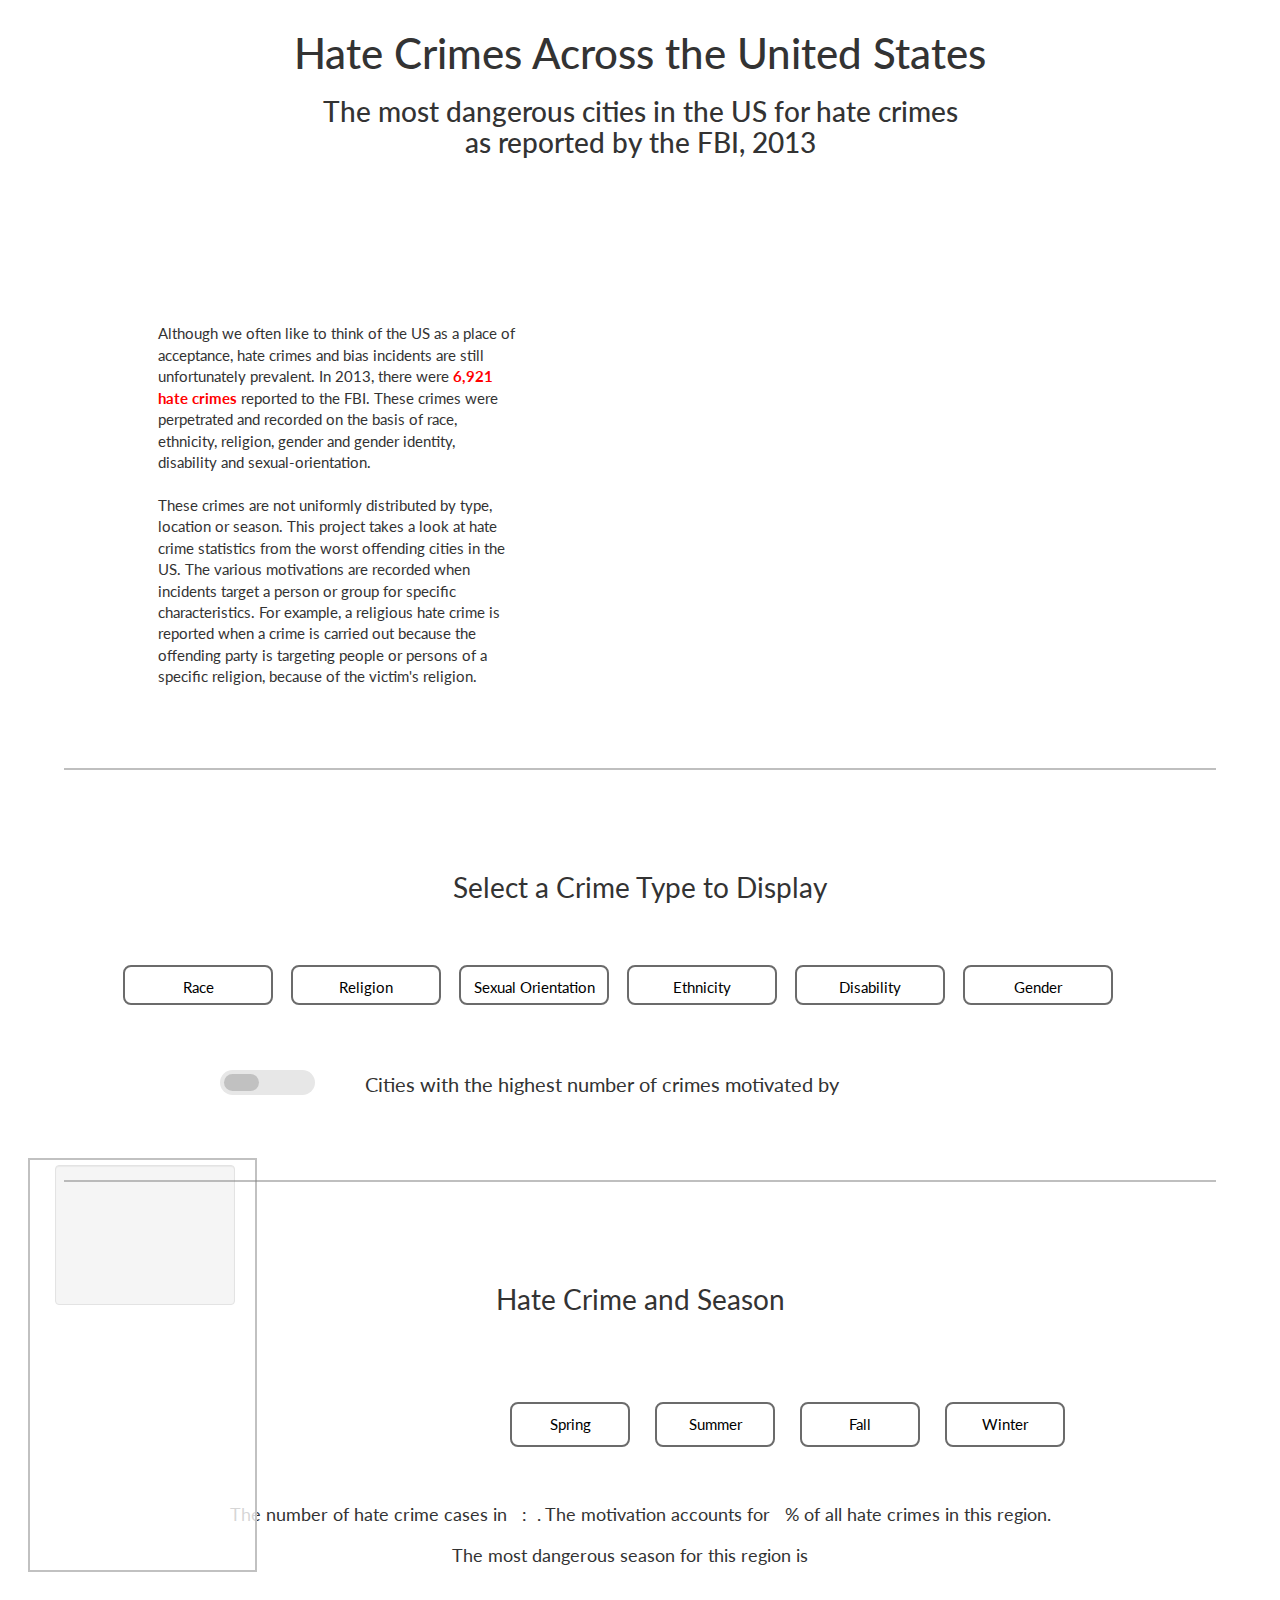
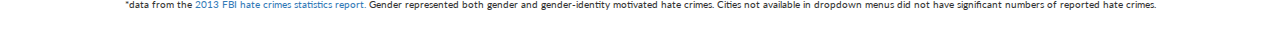
<file: src/index0424.html>
<!DOCTYPE html>
<html lang="en">
<head>
<script src="http://d3js.org/d3.v3.min.js" charset="utf-8"></script>
<script src="http://d3js.org/topojson.v1.min.js"></script>
<link rel="stylesheet" href="http://maxcdn.bootstrapcdn.com/bootstrap/3.3.6/css/bootstrap.min.css">
<link rel="stylesheet" href="style.css">
<link href='http://fonts.googleapis.com/css?family=Open+Sans' rel='stylesheet' type='text/css'>
<link href='https://fonts.googleapis.com/css?family=Lato&subset=latin,latin-ext' rel='stylesheet' type='text/css'>
<link href='http://fonts.googleapis.com/css?family=Montserrat:400,700|Roboto+Slab:400,700' rel='stylesheet' type='text/css'>
<style>
   /* The overview's style */
    body { font-family: "Roboto Slab"; color: #333; /*background-color: #67000d;*/}
    div { margin: 20px; /*border: 1px solid black;*/}
    #pieSvg {
        background-color: #FFFFFF;
        margin-left:auto; margin-right:auto; display:block;
    }
    #pieSvg path {  stroke: white; stroke-width: 2; }
    #pieSvg circle{ fill: none; stroke: black; stroke-width: 2;}
    #pieSvg line { stroke: black;}
    #pieSvg text { font-size: 10px; }
    .emphasize {
        color: red;
        font-weight: bold;
        font-size:15px;
    }

    div.tooltip {   
        position: absolute;           
        text-align: center;           
        width: auto;                  
        height: auto;               
        padding: 2px;             
        font: 12px sans-serif;        
        background: lightsteelblue;   
        border: 0px;      
        border-radius: 8px;           
        pointer-events: none;         
    }

    .svg1 {
        width: 80%;
        /*margin: 0 auto;*/
        margin-left:auto; margin-right:auto; display:block;
    }
    #title h1 {font-size: 3em;text-align: center; font-family: "Lato",sans-serif;}
    #title h3 {font-size: 2em;text-align: center; font-family: "Lato",sans-serif;}
    #left {
        margin-top: 50px;
        float: left;
        width: 35%;
        font-family: "Lato",sans-serif;
        font-size: 15px;
        /*border: 1px solid black;*/
    }
    #right {
        float: left;
        width: 45%;
        /*border: 1px solid black;*/
    }
    #mapSvg{clear:both;}
    #seasonalSvg{clear:both;}
    #footnotes {font-size: 0.7em;text-align: center;}
    @media (max-width: 1100px) {
        #left {float: none;}
        #right {float: none;}
    }
</style>
<style>
    /*  The map's style */
    .panel1 { width:80%; padding-bottom: 65px; width: 1100px; height: 250px;  margin-left:auto; margin-right:auto; display:block; background-color: white;} 
    .switch { 
    	height: 24px;
        margin-top: 0px;
        float: left; 
        margin-right: 50px; 
    }
    .toggle-text {
    /* font-family: "Comic Sans MS";*/
        font-family: "Open Sans";
    	font-size: 15px;
        font-weight: bold;
        margin-bottom: 5px;
    	margin-left: 80px;
    }
    .svg2 {
        width: 900px;
        margin: auto;
        margin-top: 20px;
        border:none;
    }
    #Ratio {
        float: left;
        font-size: 20px;
        font-weight: bold;
        margin-right: 60px;
    }
    #TypeChosen {
        float: left;
        font-size: 20px;
    }
    input.cmn-toggle-round-flat + label {    
    	/*width: 120px;
        height: 35px;  */
        width: 95px;
        height: 25px; 
    }
    .arc text { font-family: "Comic Sans MS"; font-size: 5px; }
    .arc path { stroke: #fff; }
    .tooltip { position: absolute;           
        text-align: center;           
        width: 200px;                  
        height: 320px;                 
        padding: 2px;             
        font: 12px sans-serif;        
        background: lightsteelblue;   
        border: 1px solid green;      
        border-radius: 8px;           
        pointer-events: none; 
    }
    .svg5 { background-color: white ;margin-left:auto; margin-right:auto; display:block;}
    #map{margin-left:auto; margin-right:auto; display:block;}
    .panel-heading { height: 60px; width: 800px; /*margin-left: 270px; margin-top: 80px; margin-bottom: 0px; */margin-left:auto; margin-right:auto; display:block;}
    .heading-text { /*font-family: "Comic Sans MS";*/ font-family: "Lato",sans-serif;text-align: center; padding-top: 17px; font-size: 2em; }
    .info-heading { height: 60px; width: 180px; margin-left: 24px; margin-bottom: 0px; }
    .btn-text { /*font-family: "Comic Sans MS";*/ font-family: "Lato",sans-serif;white-space: nowrap; }
    .panel-body { /*margin-left: 0px; margin-right: 10px; padding-top: 0px; margin-top: 0px; margin-bottom: 0px; border: none;*/margin-left:auto; margin-right:auto; display:block;}
    .btn-primary { margin-left: 18px; padding-left: 10px; width: 140px; margin-top: 20px; }
    .panel-success { position: absolute; height: 410px; width: 225px; outline: 2px solid #c1c1c1; background-color: rgba(256,256,256,0.8); pointer-events: none;
    /*box-shadow: 5px 5px;*/}
    .state-boundary { fill: #c1c1c1; stroke: #ffffff; stroke-width: 3px; opacity: 0.3; }
    .state-name { font-family:  "Open Sans"; fill: #000000; fill-opacity: .8; font-size: 10px; font-weight: 350; text-anchor: middle; }
    .location { fill: red; fill-opacity: .8; }
    .well { position: static; margin-top: 5px; margin-bottom: 5px; height: 140px; width: 180px; margin-left: 25px; padding-top: 0px; margin-right: 20px; padding-left: 10px; }
    .well-text { font-family: "Lato",sans-serif; padding-top: 0px; color: black; font-size: 11px; line-height: 0%; white-space: nowrap; text-align: center; margin-left: 10px; padding-left: 13px; }
    .donutChart { margin-top: 0px; padding-top: 0px; margin-bottom: 0px; }
    .legend { margin-left: 10px; margin-top: 10px; margin-bottom: 10px;}
    .legendText { text-anchor: middle; font-size: 11px; }
    .donutChartLegendText { font-size: 8px; text-anchor: middle; }
    .donutChartLegendRect { width: 40px; height: 10px; }
    .mapLegendRect { width: 50px; height: 10px; }
    .mapButton {
        font-family: "Lato", sans-serif;
        position: relative;
        background-color: #FFFFFF;
        font-size: 15px;
        color: #000000;
        padding: 10px 10px;
        height: 40px;
        width: 150px;
        border: solid #6B6B6B 2px;
        text-align: center;
        vertical-align: center;
        -webkit-transition-duration: 0.4s; /* Safari */
        transition-duration: 0.4s;
        text-decoration: none;
        overflow: hidden;
        cursor: pointer;
        border-radius: 8px;
        margin-left: 18px;
        margin-top: 10px;
        float:left; 
    }
    .mapButton:hover {
        background-color: #e7e7e7; 
        /*background-color: #feb24c;
        background-opacity: 0.5;*/
        color: black;
    }
    .mapButton:after {
        content: "";
        background: #c2c2c2;
        display: block;
        position: absolute;
        padding-top: 300%;
        padding-left: 350%;
        margin-left: -20px!important;
        margin-top: -120%;
        opacity: 0;
        transition: all 0.8s
    }
    .mapButton:active:after {
        padding: 0;
        margin: 0;
        opacity: 1;
        transition: 0s
    }
</style>
<style>
    /* The seasonal data's style */
    body { font-family: "Lato",sans-serif; }
    div { margin: 30px; }
    .svgSeason { 
          background-color: #FFFFFF;
         /* background-color:#000000;*/
          margin-left:auto; margin-right:auto; display:block;
    }
    .axis path { fill: none; stroke: black; stroke-width: 2;}
    .axis line { stroke: black; }
    path {  stroke: black; stroke-width: 2; }
    text { font-size: 10px; }
    button {
        /*font-family: "Comic Sans MS";*/
        font-family: "Lato", sans-serif;

        position: relative;
        background-color: #FFFFFF;
        border: none;
        font-size: 15px;
        color: #000000;
        padding: 10px 10px;
        height: 40;
        width: 120px;
        border: solid #6B6B6B 2px;
        text-align: center;
        vertical-align: center;
        -webkit-transition-duration: 0.4s; /* Safari */
        transition-duration: 0.4s;
        text-decoration: none;
        overflow: hidden;
        cursor: pointer;
        border-radius: 8px;
        margin-left: 25px;
    }
    button:after {
        content: "";
        background: #c1c1c1;
        display: block;
        position: absolute;
        padding-top: 300%;
        padding-left: 350%;
        margin-left: -20px!important;
        margin-top: -120%;
        opacity: 0;
        transition: all 0.8s
    }
    button:active:after {
        padding: 0;
        margin: 0;
        opacity: 1;
        transition: 0s
    }
    button:hover {
    background-color: #e7e7e7; 
    color: black;
    font-size: 15px;
    }

    button {
        float: right;
    }
    .center {
        margin-top: 15px;
        text-align: center;
        margin-left:auto; margin-right:auto; display:block;
    }
    #svg3 {

        width: 1000px;
        margin: auto;
        margin-top: 20px;
    } 
    
    #menu {
        margin: 10px 10px 0 0;
        padding: 0;
        float: left;
        width: 200px;
    }

    .buttonList {
        width: 85%;
        /*margin: 0 auto;*/
        margin-left:auto; margin-right:auto; display:block;
    }

    .dividingLine{
    height:2px;
    width:90%;
    background-color:gray;
    opacity: 0.5;
    margin: 0 auto;
    margin-top:10px;
    margin-bottom:10px;
    }
    .sectionPadding{
    margin-bottom:50px;
    }
    .clear {
        clear:both;
    }
    option {
    font-family: "Lato",sans-serif;
    font-size: 12px;
    color: #000;
    background-color: rgba(255,255,255,0.7);
    }
    #dropdown {
        border: solid gray 2px;
        background-color: rgba(255,255,255,0.7);
        color:black;
    }
    #dropdown2 {
        border: solid gray 2px;
        background-color: rgba(255,255,255,0.7);
        color:black;
    }
</style>
</head>
<body>
<div id="title">
    <h1>Hate Crimes Across the United States</h1>
    <h3>The most dangerous cities in the US for hate crimes <br> as reported by the FBI, 2013</h3>
</div>
<div class = "svg1">
<div id="left">
    <br><br><br><br>
    Although we often like to think of the US as a place of acceptance, hate crimes and bias incidents are still unfortunately prevalent.  In 2013, there were <span class="emphasize"> 6,921 hate crimes </span> reported to the FBI.  These crimes were perpetrated and recorded on the basis of race, ethnicity, religion, gender and gender identity, disability and sexual-orientation.
    <br><br>
    These crimes are not uniformly distributed by type, location or season.  This project takes a look at hate crime statistics from the worst offending cities in the US.  The various motivations are recorded when incidents target a person or group for specific characteristics.  For example, a religious hate crime is reported when a crime is carried out because the offending party is targeting people or persons of a specific religion, because of the victim's religion.
</div>
<div id="right"></div>
</div>

<div class="clear"></div>
<br>
<br>
<div class = "dividingLine"></div>
    <br>
    <br>

<div id="panel" class="panel1">
	<div class="panel-heading heading-text" style= "Roboto Slab">Select a Crime Type to Display</div>
    <div class="panel-body"> 
        <button id="race" type="button" class="mapButton btn-text">Race</button> 
        <button id="religion" type="button" class="mapButton btn-text">Religion</button> 
        <button id="sex" type="button" class="mapButton btn-text">Sexual Orientation</button> 
        <button id="ethnicity" type="button" class="mapButton btn-text">Ethnicity</button>	
        <button id="disability" type="button" class="mapButton btn-text">Disability</button> 
    	<button id="gender" type="button" class="mapButton btn-text">Gender</button>
    </div>

    <div class = "svg2">
    <br>
    <div class="switch" >
        <input id="toggle" class="cmn-toggle cmn-toggle-round-flat" type="checkbox" value="true">
        <label for="toggle"></label>
    </div>
    <p id ="TypeChosen">Cities with the highest number of crimes motivated by &nbsp<span id = "typeChosen"  style = "color: red; font-weight:bold; font-size:20px"></span></p>
    </div>   
</div>
<div id="map"></div>
<div id="info" class="panel-success" style="visibility: visible">
    <!-- <div class="panel-body"> -->
        <div class="well">
            <div id="city" class="well-text"></div>
            <div id="population" class="well-text"></div>
            <div id="crime" class="well-text"></div>
            <div id="rank" class="well-text"></div>
        </div>
    <!-- </div> -->
</div>

<br>
<br>
<div class = "dividingLine"></div>
<br>
<br>
<div class="panel-heading heading-text" style= "Roboto Slab">Hate Crime and Season</div>
<br>
<div id = "svg3">
    
     <div class="buttonList">
        <div id = "menu" class="menu"></div>
        <button class = "button" onclick = "winter(indexChosen)" >Winter</button>
        <button class = "button" onclick = "fall(indexChosen)" >Fall</button>
        <button class = "button" onclick = "summer(indexChosen)" >Summer</button>
        <button class = "button" onclick = "spring(indexChosen)" >Spring</button>
    </div>
    <div class="clear"></div>
    <br> <br>
    <p class = "center" style = "font-size:18px">The number of hate crime cases in &nbsp<span id = "seasonName" class="emphasize" style = "font-size:18px"></span>&nbsp: &nbsp<span id = "numberCases" class="emphasize" style = "font-size:18px"></span>. The motivation accounts for &nbsp<span id = "precentage" class="emphasize" style = "font-size:18px"></span>&nbsp% of all hate crimes in this region. </p>
    <p class = "center" style = "font-size:18px">The most dangerous season for this region is &nbsp<span id = "dangerous" class="emphasize" style = "font-size:18px"></span> &nbsp</p>
<div id = "Season"></div>
</div>
<div id="footnotes">
    <p>
        *data from the <a href="https://www.fbi.gov/about-us/cjis/ucr/hate-crime/2013/topic-pages/incidents-and-offenses/incidentsandoffenses_final">2013 FBI hate crimes statistics report.</a> Gender represented both gender and gender-identity motivated hate crimes. Cities not available in dropdown menus did not have significant numbers of reported hate crimes.
    </p>
</div>
<script>
    // thanks to Mike Bostock and his code on bl.ocks.org for information on dispatching events and interacting via dropdown menu, as well as ZeroViscosity.com for their tutorial on pie chart legend building in d3.js
    var dispatch = d3.dispatch("load", "statechange");
    // the different categories to appear on the piechart
    var groups = [
        'Race','Religion','Sexual Orientation','Ethnicity','Disability','Gender'
    ];
    // importing data from the csv file
        var part1Data = [];
        d3.csv("../data/hate-crime.csv", function(error, states) {
            if (error) console.log(error);
            var state = d3.map();
            states.forEach(function(d) { state.set(d["Agency Name"], d); });
            dispatch.load(state);
            dispatch.statechange(state.get("USA"));
            part1Data = state.values();         
        });

        // builds the drop down menu
        
        dispatch.on("load.menu", function(state) {
            var select = d3.select("#right")
            .append("div")
            .append("select")
            .attr("id","dropdown2")
            .on("change", function() { dispatch.statechange(state.get(this.value)); });
            // adds the options
            select.selectAll("option")
            .data(state.values())
            .enter().append("option")
            .attr("value", function(d) { return d["Agency Name"]; })
            .text(function(d) { return d["Agency Name"] + ', ' + d["State Code"]; });

            dispatch.on("statechange.menu", function(state) {
                select.property("value", state["Agency Name"]);
            });
        });

        // builds the pie chart
        dispatch.on("load.pie", function(state) {
            var width = 600,
                height = 400,
                radius = Math.min(width, height) / 2;

            // assign a color to each of the groups (groups here are the different bias motivations)
            var color = d3.scale.ordinal()
                .domain(groups)
                .range(["#1395BA", "#A2B86C", "#EBC844", "#F16C20", "#C02E1D", "#0D3C55"]);

            // build the donut with enough space for legend to fit inside
            var arc = d3.svg.arc()
                .outerRadius(radius - 10)
                .innerRadius(radius - 100);
            
            var pie = d3.layout.pie()
                .sort(null);

            // add the pie chart, center it in the svg element
            var svg = d3.select("#right").append("svg")
                .attr("id", "pieSvg")
                .attr("width", width)
                .attr("height", height)
                .append("g")
                .attr("transform", "translate(" + width / 2 + "," + height / 2 + ")");

            var tooltip = d3.select("body").append("div")   
                .attr("class", "tooltip")               
                .style("opacity", 0);

            //tooltip advice from this jsfiddle: http://jsfiddle.net/WLYUY/5/
            var path = svg.selectAll("path")
                .data(groups)
                .enter().append("path").attr("class", "slice")
                .on("mouseover", function(d) {    
                    tooltip.transition().duration(200).style("opacity", .9);      
                    tooltip.html("Type: " + d.data + ";    "+ "Number: " + d.value + ";    " + "Percentage: " + d3.round(d.value/total * 100,1) + "%")  
                      .style("left", (d3.event.pageX) + "px")     
                      .style("top", (d3.event.pageY) + "px")
                      .style("background-color", "#e7e7e7")
                      .style("opacity", 0.8);   
                  })                  
                  .on("mouseout", function(d) {       
                    tooltip.transition().duration(500).style("opacity", 0);   
                  })
                .style("fill", color)
                .each(function() { this._current = {startAngle: 0, endAngle: 0}; });

            // begin building legend to go inside the donut
            var legendSize = 18;                                
            var spacing = 4;   

            // build the legend such that it is centered within donut
            var legend = svg.selectAll('.legend')                 
                .data(color.domain())                                   
                .enter()                                             
                .append('g')                                         
                .attr('class', 'legend')                               
                .attr('transform', function(d, i) {                    
                    var legendHeight = legendSize + spacing;         
                    var offset =  legendHeight * color.domain().length / 2;     
                    var horizontal = -2 * legendSize - 20;                      
                    var vertical = i * legendHeight - offset;                     
                    return 'translate(' + horizontal + ',' + vertical + ')';       
                });                                                  

            // refreshes the pie chart and labels with new information
            var total = 0;
            dispatch.on("statechange.pie", function(d) {

                total = Number(d["Race"]) + Number(d["Religion"]) + Number(d["Sexual Orientation"]) + Number(d["Disability"]) + Number(d["Ethnicity"]) + Number(d["Gender"]);

                path.data(pie.value(function(g) {
                    // clear the existing legend                            
                    legend.text("");

                    //re draw the legend with new information
                    legend.append('rect')                                
                    .attr('width', legendSize - 5)                    
                    .attr('height', legendSize)                       
                    .style('fill', color)                                   
                    .style('stroke', color); 

                    legend.append('text')                                     
                    .attr('x', legendSize + spacing - 5)              
                    .attr('y', legendSize - spacing)              
                    .text(function(e) { return e + ", " + d[e] + ", " + d3.round(d[e]/total * 100,1) + "%";});   
                    return d[g];
                })(groups)).transition()
                    .attrTween("d", function(d) {
                        var interpolate = d3.interpolate(this._current, d);
                        this._current = interpolate(0);
                        return function(t) {
                            return arc(interpolate(t));
                        };
                    });                 
            });
        });                
</script>
<script>
var width = 1050;
var height = 600;
var clickedID;

var projection = d3.geo.albersUsa().scale(1260).translate([width/2, height/2]);

var path = d3.geo.path().projection(projection);


var svg = d3.select("#map").append("svg")
    .attr("class", "svg5")
    .attr("width", width)
    .attr("height", height)
    .style("margin-top", "0px");

var states;
d3.json("../data/us.json", function(error, shapes){
	if(error){ console.log(error); }
    states = topojson.feature(shapes, shapes.objects.states).features;
    var statePaths = svg.append("g");
    //draw teh outline of teh map
    statePaths.selectAll("path").data(states).enter()
    .append("path")
    .attr("d", path)
    .attr("class", "state-boundary");

    d3.tsv("../data/us-state-names.tsv", function(rows){
    	var names = {};
    	rows.forEach(function(d, i){
            names[d.id] = d.name;
    	});
        //filtered NaN values
        var filteredStates = states.filter(function(state){ return isNaN(path.centroid(state)[0])!=true && isNaN(path.centroid(state)[1])!=true; });
    	//add state names
    	var stateNames = svg.append("g");
    	
    	stateNames.selectAll("text")
    	.data(filteredStates).enter()
    	.append("text")
    	.attr("x", function(d){ return path.centroid(d)[0]; })
    	.attr("y", function(d){ return path.centroid(d)[1]; })
    	.attr("class", "state-name")
        .attr("id", function(d) {return names[d.id]; })
    	.text(function(d){ return names[d.id]; });

       document.getElementById("Vermont").setAttribute("y", 132);
       document.getElementById("Connecticut").setAttribute("y", 192);
       document.getElementById("New Jersey").setAttribute("x", 892);
       document.getElementById("Delaware").setAttribute("y", 250);
       document.getElementById("District of Columbia").setAttribute("y", 269);
    });
});
/* map locations */
d3.csv("../data/hate-crime.csv", function(error, rows){
	var toggleOn = true;
	if(error){ console.log(error); }
	rows = rows.filter(function(d){ return d["Agency Name"]!="USA"; });
    //thanks to an aggregation of third-party css classes coded by someone else that 
    //enabled the drawing of a round-flat toggle switch in this project, attached in the 
    //src folder with the name of "style.css" 
    //implement the logic corresponding to toggle behaviors
	var toggle = d3.select("#toggle").on("change", function(d){
	    if(d3.select(this).node().value == "false"){
		    d3.select(this).node().value = "true";
		    toggleOn = true;
	    }
	    else{
            d3.select(this).node().value = "false";
            toggleOn = false;
	    }
        if(d3.selectAll("circle") != undefined){ 
        	d3.selectAll("circle").remove();
        	generateMapLegend(toggleOn);
        	switch(clickedID){
        		case "race":
        		    displayLocations(rows, "Race", 40, toggleOn);
        		    break;
        		case "religion":
                    displayLocations(rows, "Religion", 20, toggleOn);
                    break;
                case "sex":
                    displayLocations(rows, "Sexual Orientation", 20, toggleOn);
                    break;
                case "ethnicity":
                    displayLocations(rows, "Ethnicity", 20, toggleOn);
                    break;
                case "disability":
                    displayLocations(rows, "Disability", 10, toggleOn);
                    break;
                case "gender":
                    displayLocations(rows, "Gender", 10, toggleOn);
                    break;
        	}
        }
    });
    //display the text about the usage of the toggle switch
    svg.append("text")
    .attr("x", 10)
    .attr("y", 8)
    .style("font-size", "10.5px")
    .text("* Default toggle scales by population, reporting crimes per 10,000 people. Toggle on to see absolute Number of hate crime cases.");
    //register listeners on different buttons
    d3.select("#race").on("click", function(){
    	generateMapLegend(toggleOn);
        clickedID = this.id;
    	svg.selectAll("circle").remove();
    	displayLocations(rows, "Race", 40, toggleOn); 
        document.getElementById("typeChosen").innerHTML = "Race";
    });

    d3.select("#religion").on("click", function(){ 
    	generateMapLegend(toggleOn);
    	clickedID = this.id;
    	svg.selectAll("circle").remove();
    	displayLocations(rows, "Religion", 20, toggleOn);
        document.getElementById("typeChosen").innerHTML = "Religion";
    });

    d3.select("#sex").on("click", function(){
    	generateMapLegend(toggleOn);
    	clickedID = this.id;
        svg.selectAll("circle").remove();
        displayLocations(rows, "Sexual Orientation", 20, toggleOn);
        document.getElementById("typeChosen").innerHTML = "Sexual Orientation";
    });

    d3.select("#ethnicity").on("click", function(){
    	generateMapLegend(toggleOn);
    	clickedID = this.id;
        svg.selectAll("circle").remove();
        displayLocations(rows, "Ethnicity", 20, toggleOn);
        document.getElementById("typeChosen").innerHTML = "Ethnicity";
    });

    d3.select("#disability").on("click", function(){
    	generateMapLegend(toggleOn);
    	clickedID = this.id;
        svg.selectAll("circle").remove();
        displayLocations(rows, "Disability", 10, toggleOn);
        document.getElementById("typeChosen").innerHTML = "Disability";
    });

    d3.select("#gender").on("click", function(){
    	generateMapLegend(toggleOn);
    	clickedID = this.id;
        svg.selectAll("circle").remove();
        displayLocations(rows, "Gender", 10, toggleOn);
        document.getElementById("typeChosen").innerHTML = "Gender";
    });
});
/* deals with the logic to show location dots on the map */
function displayLocations(rows, crimeType, topNum, toggleOn){
    var arr = [];
    var numbers = [];
    var crimeTypes = ["Race", "Religion", "Sexual Orientation", "Ethnicity", "Disability", "Gender"];
    //extract relevant values from the csv files
    rows.forEach(function(row){
    	var record;
    	if(toggleOn == true){
    		var tmp = Number((Number(row[crimeType])/Number(row["Population"].replace(new RegExp(',', 'g'), ''))).toFixed(6));
            record = { stateCode: row["State Code"], city: row["Agency Name"], crime: tmp, population: row["Population"] };
    	}
    	else{
    	    record = { stateCode: row["State Code"], city: row["Agency Name"], crime: Number(row[crimeType]), population: row["Population"] };
        }
    	var total = 0;
    	if(toggleOn == true){
    		crimeTypes.forEach(function(d){
        		total += Number(row[d]);
        		var tmp = Number((Number(row[d])/Number(row["Population"].replace(new RegExp(',', 'g'), ''))).toFixed(6));
        		numbers.push(tmp);
        	});
        }
        else{
        	crimeTypes.forEach(function(d){
    		    total += Number(row[d]);
    		    numbers.push(Number(row[d]));
    	    });
        }
    	var ratios = [];
        crimeTypes.forEach(function(d){
            ratios.push({ type: d, ratio: Number(row[d])/total });
        });
        record["ratios"] = ratios;
        arr.push(record);
    });
    //filter the result array be selecting the topNum cities
    arr.sort(function(a, b){
    	return b.crime-a.crime;
    });
    var filteredCities = arr.slice(0, topNum);
    filteredCities.forEach(function(d, i){
        d["rank"] = i+1;
    });
    //different domains of legend color scales
    var input = [];
    if(toggleOn == true){
        var newNumbers = numbers.map(function(d){
    	    //return Number((d*1000000).toFixed(2));
    	    return d*10000;
        });
        var min = d3.min(newNumbers, function(d){ return d; });
        var max = d3.max(newNumbers, function(d){ return d; });
        var increment = (max-min)/6;
        for(var i=0;i<7;i++){
    	    if(i == 6){
    		    input.push(Number(max.toFixed(2)));
    	    }
    	    else{
    	        input.push(Number((min+i*increment).toFixed(2)));
            }
        }
    }
    else{
        var min = d3.min(numbers, function(d){ return d; });
        var max = d3.max(numbers, function(d){ return d; });
        var increment = (max-min)/6;
        for(var i=0;i<7;i++){
    	    if(i == 6){
    		    input.push(max);
    	    }
    	    else{
    	        input.push(min+i*increment);
            }
        }
    }
    //the color scale is used to scale the number or ratio of criminal events happened in each city
    var colorScale = d3.scale.linear()
    .domain(input)
    .range([ "#fee0d2", "#fb6a4a", "#ef3b2c", "#cb181d", "#a50f15", "#67000d" ]);
    //add longitude and latitude to every city in the filtered array
    d3.csv("../data/us-cities.csv", function(error, cities){
        if(error){ console.log(error); }
        filteredCities.forEach(function(d){
        	var city = cities.find(function(c){
        		return d.stateCode == c.state && d.city == c.city;
        	});
        	d["longitude"] = city.lng;
        	d["latitude"] = city.lat;
        });

        //display the locations
        var locations = svg.append("g").attr("id", "locations");
        locations.selectAll("circle").data(filteredCities)
        .enter()
        .append("circle")
        .attr("transform", function(d){ return "translate("+projection([d.longitude, d.latitude])+")"; })
        .attr("r", 7)
        .attr("opacity", 1)
        .style("fill", function(d){
        	if(toggleOn == true){
        		return colorScale(d.crime*10000);
        	}
        	else{
        	    return colorScale(d.crime);
        	} 
        })
        .attr("stroke", "#67000d")
        .on("mouseover", function(d){

            this.style.cursor = "e-resize";
        	var panel = d3.select("#info")
        	.style("visibility", "visible");
            
            var x = d3.mouse(svg.node())[0];
            var y = d3.mouse(svg.node())[1];
           
            if(y>=316){
                panel.style("left", (d3.event.pageX-87)+"px")
                .style("top", (d3.event.pageY-420)+"px");
            }
            else{
                panel.style("left", (d3.event.pageX-87)+"px")
                .style("top", (d3.event.pageY-180)+"px");
            }
            
        	d3.select("#city")
            .html("City: "+d.city);
        	
        	d3.select("#population")
        	.html("Population: "+d.population);

            if(toggleOn == true){
            	d3.select("#crime")
        	    .html(crimeType+": "+(d.crime*10000).toFixed(2));
        	    
            }
            else{
            	d3.select("#crime")
        	    .html(crimeType+": "+d.crime);       	    
            }

        	d3.select("#rank")
        	.html("Rank: "+d.rank);

        	displayDonutChart(d.ratios);
        })
        .on("mouseout", function(d){
        	d3.select("#legend").remove();
            d3.select("#donutChart").remove();
        	d3.select("#info").style("visibility", "visible");
        });
    });    
}

function displayDonutChart(ratios){
    //inspired by Mike Bostock's example of making donut chart
	var crimes = ["Race", "Religion", "Ethnicity", "Disability", "Gender", "Sexual Orientation"];
	var dheight = 150;
	var dwidth = 220;
	var radius = 150/2;

	var lheight = 100;
	var lwidth = 220;

	var colorScale = d3.scale.ordinal().domain(crimes).range(["#1395BA", "#A2B86C", "#EBC844", "#F16C20", "#C02E1D", "#0D3C55"]);
    
    var arc = d3.svg.arc()
        .outerRadius(radius)
        .innerRadius(radius-40);

    var pie = d3.layout.pie()
        .sort(null)
        .value(function(d){ return d["ratio"]; });

    var lsvg = d3.select("#info").append("svg")
        .attr("id", "legend")
        .attr("class", "donutChart")
        .attr("width", lwidth)
        .attr("height", lheight);

    var dsvg = d3.select("#info").append("svg")
        .attr("id", "donutChart")
        .attr("class", "donutChart")
        .attr("width", dwidth)
        .attr("height", dheight)
        .append("g")
        .attr("transform", "translate("+dwidth/2+","+dheight/2+")");
    
    generateDonutChartLegend(lsvg);

    var g = dsvg.selectAll(".arc")
        .data(pie(ratios))
        .enter()
        .append("g")
        .attr("class", "arc");
    
    g.append("path")
     .attr("d", arc)
     .style("fill", function(d){ 
         return colorScale(d.data.type);
     });
    
    g.append("text")
     .attr("transform", function(d){ return "translate("+arc.centroid(d)+")"; })
     .attr("dx", ".5em")
     .attr("dy", ".5em")
     .style("stroke", "white")
     .style("font-size", "8px")
     .style("text-anchor", "middle")
     .text(function(d){
        var tmp = Number((d.data["ratio"]*100).toFixed(1));
     	if(tmp!=0.0 && tmp>=6.0){
     	    return tmp+"%";
     	} 
     });
}

function generateDonutChartLegend(svg){
	var textInfo = [{ x: 20, y: 8, text: "Race" }, { x: 145, y: 8, text: "Religion" }, { x: 25, y: 42, text: "Ethnicity" }, 
	{ x: 145, y: 42, text: "Disability" }, { x: 20, y: 76, text: "Gender" }, { x: 135, y: 76, text: "Sexual Orientation"}];

    var rectInfo = [{ x: 50, y: 0, color: "#1395BA" }, { x: 175, y: 0, color: "#A2B86C" }, { x: 50, y: 35, color: "#EBC844" }, { x: 175, y: 35, color: "#F16C20" }, { x: 50, y: 70, color: "#C02E1D" }, { x: 175, y: 70, color: "#0D3C55" }];

	svg.selectAll(".donutChartLegendText").data(textInfo)
	.enter()
	.append("text")
	.attr("class", "donutChartLegendText")
	.attr("x", function(d){ return d.x; })
	.attr("y", function(d){ return d.y; })
	.text(function(d){ return d.text; });

    svg.selectAll(".donutChartLegendRect").data(rectInfo)
    .enter()
    .append("rect")
    .attr("class", "donutChartLegendRect")
    .attr("x", function(d){ return d.x; })
    .attr("y", function(d){ return d.y; })
    .style("fill", function(d){ return d.color; });
}

function generateMapLegend(toggleOn){
	d3.selectAll(".legendText").remove();

    var rectInfo = [{ x: 610, y: 0, color: "#fee0d2"}, { x: 680, y: 0, color: "#fb6a4a" }, { x: 750, y: 0, color: "#ef3b2c" }, 
    { x: 820, y: 0, color: "#cb181d" }, { x: 890, y: 0, color: "#a50f15" }, { x: 960, y: 0, color: "#67000d" }];

    var toggleOffTextInfo = [{ x: 635, y: 30, text: "0~25" }, { x: 705, y: 30, text: "25~50" }, { x: 775, y: 30, text: "50~75" }, 
    { x: 845, y: 30, text: "75~100" }, { x: 915, y: 30, text: "100~125" }, { x: 985, y: 30, text: "125~152" }];
    
    var toggleOnTextInfo = [{ x: 635, y: 30, text: "0~5.43" }, { x: 705, y: 30, text: "5.43~10.86" }, { x: 775, y: 30, text:"10.86~16.29" }, 
    { x: 845, y: 30, text: "16.29~21.71" }, { x: 915, y: 30, text: "21.71~27.14" }, { x: 985, y:30, text: "27.14~32.57" }];

    svg.selectAll(".mapLegendRect").data(rectInfo)
    .enter()
    .append("rect")
    .attr("class", "mapLegendRect")
    .attr("x", function(d){ return d.x; })
    .attr("y", function(d){ return d.y; })
    .style("fill", function(d){ return d.color; });

    if(toggleOn == false){
    	svg.selectAll(".legendText").data(toggleOffTextInfo)
    	.enter()
    	.append("text")
    	.attr("class", "legendText")
    	.attr("x", function(d){ return d.x; })
    	.attr("y", function(d){ return d.y; })
    	.text(function(d){ return d.text; });
    }
    else{
        svg.selectAll(".legendText").data(toggleOnTextInfo)
        .enter()
        .append("text")
        .attr("class", "legendText")
        .attr("x", function(d){ return d.x; })
        .attr("y", function(d){ return d.y; })
        .text(function(d){ return d.text; });
        
    }
}
</script>
<script type="text/javascript">
    var paddingSeason = 50;
    var heightSeason = 400;
    var widthSeason = 1000;
    var svgSeason = d3.select("#Season").append("svg")
    .attr("class", "svgSeason")
    .attr("width", widthSeason)
    .attr("height", heightSeason);


    //load and map data
    var data = [];
    var city = [];
    var indexChosen = 0;
    var lines = [];

    d3.csv("../data/hate-crime.csv", function(error, states) {
        if (error) throw error;          
        city = d3.map();

        states = states.filter(function(d) { return ! isNaN(d["4th quarter"]) &&  ! isNaN(d["3rd quarter"]) &&
            ! isNaN(d["2nd quarter"]) && ! isNaN(d["1st quarter"]) }); 

        states.forEach( function(d) { city.set(d["Agency Name"], d); });
          
        //append other options to dropmenu
        var dropDown = d3.select("#menu").append("select")
            .attr("id", "dropdown");

        var options = dropDown.selectAll("option")
            .data(city.values())
            .enter().append("option")
            .attr("value", function(d) { return d["Agency Name"]; })
            .text(function(d) { return d["Agency Name"]+ ", " + d["State Code"]; });

        document.getElementById("dropdown").options[0].selected = true;
        
        dropDown.on("change", menuChanged);

        var index = city.keys();

        //construct array to represent in in different season
        city.values().forEach(function(d) {
            var temp = [d["1st quarter"], d["2nd quarter"], d["3rd quarter"], d["4th quarter"]];
            temp.sort(function(a,b) {return a - b});
            var maxValue = temp[3];
            var totalValue = Number(d["1st quarter"]) + Number(d["2nd quarter"]) + Number(d["3rd quarter"]) + Number(d["4th quarter"]);
            var temp2 = {spring: d["1st quarter"], summer: d["2nd quarter"], fall: d["3rd quarter"], winter:d["4th quarter"], max: maxValue, total: totalValue};
            data.push(temp2);
        });

        function menuChanged() {

            //remove highlightline and circle from previous chosen
            if (document.getElementById("highlight") != null) {
                document.getElementById("highlight").remove();
            }
            if (document.getElementById("circle") != null) {
                document.getElementById("circle").remove();
            }

            if (document.getElementById("personLegend") != null) {
                document.getElementById("personLegend").remove();
            }

            //display flying people for different options
            for (var i = 0; i < 50; i++) {
                document.getElementById("personChosen0_"+ i).style.visibility = "hidden";
                document.getElementById("personChosen1_"+ i).style.visibility = "hidden";
            }

            document.getElementById("precentage").innerHTML = 0;

            var selectedValue = d3.event.target.value;
            indexChosen = index.indexOf(selectedValue.split(",")[0]);
                
            //highlight lines according to dropdown options from user
            var highlightLine = d3.svg.line()
                .x(function(d) {return xScaleSeason(d.season);})
                .y(function(d) {return yScaleSeason(d[indexChosen]);});        

            var path = svgSeason.append("path").attr("d", highlightLine(lines)).attr("id","highlight")
                .style("stroke", "orange").style("fill","none").style("stroke-width","3px");
                
            //add animation to highlight line
            var totalLength = path.node().getTotalLength();
                
            path.attr("stroke-dasharray", totalLength + " " + totalLength)
            .attr("stroke-dashoffset", totalLength)
            .transition()
            .duration(1500)
            .ease("linear")
            .attr("stroke-dashoffset", 0);

            if (indexChosen == 0) {
                svgSeason.append("text")
                .attr("id", "personLegend")
                .attr("x",280)
                .attr("y",36)
                .text(" =  50 hate crime cases");
            } else if (indexChosen == 5 || indexChosen == 13 || indexChosen == 50) {
                svgSeason.append("text")
                .attr("id", "personLegend")
                .attr("x",280)
                .attr("y",36)
                .text(" =  2 hate crime cases");
            } else {
                svgSeason.append("text")
                .attr("id", "personLegend")
                .attr("x",280)
                .attr("y",36)
                .text(" =  1 hate crime cases");
            }

            //display most dangerous season
            var dangerousSeason = "";

            if (Number(data[indexChosen]["max"]) == Number(data[indexChosen]["spring"])) {
                document.getElementById("dangerous").innerHTML = "Spring";
                dangerousSeason = "Spring";
                spring(indexChosen);
            }
            if (Number(data[indexChosen]["max"]) == Number(data[indexChosen]["summer"])) {
                document.getElementById("dangerous").innerHTML = "Summer";
                dangerousSeason = "Summer";
                summer(indexChosen);
            }
            if (Number(data[indexChosen]["max"]) == Number(data[indexChosen]["fall"])) {
                document.getElementById("dangerous").innerHTML = "Fall";
                dangerousSeason = "Fall";
                fall(indexChosen);
            }
            if (Number(data[indexChosen]["max"]) == Number(data[indexChosen]["winter"])) {
                document.getElementById("dangerous").innerHTML = "Winter";
                dangerousSeason = "Winter";
                winter(indexChosen);
            }    
        }

        //construct data for trend chart
        var springData = {season: "spring"};
        var summerData = {season: "summer"};
        var fallData = {season: "fall"};
        var winterData = {season: "winter"};

        data.forEach(function(d,i) {
            springData[i] = d.spring;
            summerData[i] = d.summer;
            fallData[i] = d.fall;
            winterData[i] = d.winter;
        });

        lines.push(springData);
        lines.push(summerData);
        lines.push(fallData);
        lines.push(winterData);

        //create average line
        var avg = [{season:"spring", data: 5.390}, {season: "summer", data:7.573}, {season:"fall", data: 7.926}, {season: "winter", data: 6.197} ];
        var avgLine = d3.svg.line()
            .x(function(d) {return xScaleSeason(d.season);})
            .y(function(d) {return yScaleSeason(d.data);})

        svgSeason.append("path").attr("d", avgLine(avg)).attr("id","averageLine")
                .style("stroke", "black").style("fill","none").style("stroke-width","2px")
                .style("stroke-dasharray", ("5, 2"));
                     
        //create all the lines
        for (var i = 1; i < data.length; i++) {
            var line = d3.svg.line()
                .x(function(d) {return xScaleSeason(d.season);})
                .y(function(d) {return yScaleSeason(d[i]);})
                                 
            svgSeason.append("path").attr("d", line(lines)).attr("id",i)
            .style("stroke", "#C1C1C1").style("fill","none").style("stroke-width","2px")
            .attr("opacity",0.2)
            .on("mouseover", function() {
                if (document.getElementById("location") != null) {
                    document.getElementById("location").remove();
                }

                d3.select(this).style("stroke", "black").style("stroke-width", "2px")
                .attr("opacity",1);
                svgSeason.append("text")
                .attr("x", 0.5*(xScaleSeason("spring") + xScaleSeason("winter")))
                .attr("y", 100)
                .style("font-size", 20)
                .attr("text-anchor", "middle")
                .attr("base-alignment", "middle")
                .attr("id", "location")
                .text(index[d3.select(this)[0][0].id]);
            })
            .on("mouseout", function() {  
                if (document.getElementById("location") != null) {
                    document.getElementById("location").remove();
                }                     
                d3.select(this).style("stroke", "#C1C1C1").style("stroke-width", "2px")
                .attr("opacity",0.2);
            });
        }
        //default show fall of USA
        fall(0);
        svgSeason.append("text")
        .attr("id", "personLegend")
        .attr("x",280)
        .attr("y",36)
        .text(" = 50 hate crime cases");
    });
        
    //display all the elements, set hidden to the "flying" person
    for (var j = 0; j < 5; j++) {
        ty = j * 200;

        for (var i = 0; i < 10; i++) {
            var tx = i * 130;

            //normal people head
            svgSeason.append("path")
            .attr("id","person0_"+ (j*10 +i))
            .attr("transform","scale(0.25),translate(" + (tx + 230) + "," + (ty + 450) + ")")
            .attr("d","M80 16c0 8.837-7.163 16-16 16s-16-7.163-16-16c0-8.836 7.163-16 16-16s16 7.163 16 16z")
            .attr("fill","none");

            //normal people body
            svgSeason.append("path")
            .attr("id","person1_"+ (j*10 +i))
            .attr("transform","scale(0.25),translate(" + (tx + 230) + ","  + (ty + 450) + ")")
            .attr("d","M57.778 128h12.445c5.4 0 9.778-4.378 9.778-9.778v-22.222h4.726c5.95 0 10.521-5.27 9.679-11.161l-5.206-36.444c-0.688-4.817-4.813-8.395-9.679-8.395h-31.040c-4.866 0-8.991 3.578-9.679 8.395l-5.206 36.444c-0.842 5.891 3.729 11.161 9.679 11.161h4.726v22.222c0 5.4 4.378 9.778 9.778 9.778z")
            .attr("fill","none");
                
            //flying people head, set hidden default
            svgSeason.append("path")
            .attr("id","personChosen0_"+ (j*10 +i))
            .attr("transform","scale(0.25),translate(" + (tx + 230) + "," + (ty + 450) + ")")
            .attr("d","M80 16c0 8.837-7.163 16-16 16s-16-7.163-16-16c0-8.836 7.163-16 16-16s16 7.163 16 16z")
            .attr("fill","none");

            document.getElementById("personChosen0_"+ (j*10 +i)).style.visibility = "hidden";

            //flying people body, set hidden default
            svgSeason.append("path")
            .attr("id","personChosen1_"+ (j*10 +i))
            .attr("transform","scale(0.25),translate(" + (tx + 230) + ","  + (ty + 450) + ")")
            .attr("d","M57.778,128h12.445c5.4,0,9.778,-4.378,9.778,-9.778v-22.222h4.726c5.95,0,10.521,-5.27,9.679,-11.16l-5.206,-27.45c-0.688,-4.817,75.05477,-42.246,-9.679,-17.3867h-31.04c-4.866,0,-74.04885,-23.926,-9.15,16.8578l-5.735,27.98c-0.842,5.89,3.729,11.161,9.679,11.16h4.726v22.22c0,5.4,4.378,9.778,9.778,9.778Z")
            .attr("fill","none");

            document.getElementById("personChosen1_"+ (j*10 +i)).style.visibility = "hidden";
            document.getElementById("precentage").innerHTML = "29.7";
            document.getElementById("dangerous").innerHTML = "Fall";
            document.getElementById("numberCases").innerHTML = "2358";
            document.getElementById("seasonName").innerHTML = "Fall";
        }
    }
    

    //display the percentage of spring to whole year in specific city or default the whole USA
    function spring(n) {

        if (document.getElementById("circle") != null) {
            document.getElementById("circle").remove();
        }
        
        var number;
        if (n != 0 && n != 5 && n !=13 && n != 50) {
            number = Math.round(data[n]["spring"]);
        } else if (n == 5 || n == 13 || n == 50) {
            number = Math.round(data[n]["spring"] / 2);
        } else {
            number = Math.round(data[n]["spring"] / 50);
        }

        percent = d3.format(".1f")(data[n]["spring"] / data[n]["total"] * 100);
            
        svgSeason.append("circle").attr("r",4)
        .attr("cx", xScaleSeason("spring"))
        .attr("cy", yScaleSeason(data[n].spring))
        .attr("id", "circle")
        .attr("fill", "orange");

        for (var i = 0; i < number; i++) {
            document.getElementById("personChosen0_"+ i).style.visibility = "visible";
            document.getElementById("personChosen0_"+ i).style.fill = "#98FB98";
            document.getElementById("personChosen1_"+ i).style.visibility = "visible";
            document.getElementById("personChosen1_"+ i).style.fill = "#98FB98";
        }
        for (var i = number; i < 50; i++) {
            document.getElementById("personChosen0_"+ i).style.visibility = "hidden";
            document.getElementById("personChosen1_"+ i).style.visibility = "hidden";
        }
        document.getElementById("precentage").innerHTML = percent;
        document.getElementById("numberCases").innerHTML = data[indexChosen]["spring"];
        document.getElementById("seasonName").innerHTML = "Spring";
            
    }

    //display the percentage of summer to whole year in specific city or default the whole USA
    function summer(n) {

        if (document.getElementById("circle") != null) {
            document.getElementById("circle").remove();
        }

        svgSeason.append("circle").attr("r",4)
        .attr("cx", xScaleSeason("summer"))
        .attr("cy", yScaleSeason(data[n].summer))
        .attr("id", "circle")
        .attr("fill", "orange");

        var number;
        if (n != 0 && n != 5 && n !=13 && n != 50) {
            number = Math.round(data[n]["summer"]);
        } else if (n == 5 || n == 13 || n == 50) {
            number = Math.round(data[n]["summer"] / 2);
        } else {
            number = Math.round(data[n]["summer"] / 50);
        }
        percent = d3.format(".1f")(data[n]["summer"] / data[n]["total"] * 100);
        
        for (var i = 0; i < number; i++) {
            document.getElementById("personChosen0_"+ i).style.visibility = "visible";
            document.getElementById("personChosen0_"+ i).style.fill = "#DC143C";
            document.getElementById("personChosen1_"+ i).style.visibility = "visible";
            document.getElementById("personChosen1_"+ i).style.fill = "#DC143C";
        }
        for (var i = number; i < 50; i++) {
            document.getElementById("personChosen0_"+ i).style.visibility = "hidden";
            document.getElementById("personChosen1_"+ i).style.visibility = "hidden";
        }

        document.getElementById("precentage").innerHTML = percent;
        document.getElementById("numberCases").innerHTML = data[indexChosen]["summer"];
        document.getElementById("seasonName").innerHTML = "Summer";

    }

    //display the percentage of fall to whole year in specific city or default the whole USA
    function fall(n) {

        if (document.getElementById("circle") != null) {
            document.getElementById("circle").remove();
        }

        svgSeason.append("circle").attr("r",4)
        .attr("cx", xScaleSeason("fall"))
        .attr("cy", yScaleSeason(data[n].fall))
        .attr("id", "circle")
        .attr("fill", "orange");

        var number;
        if (n != 0 && n != 5 && n !=13 && n != 50) {
            number = Math.round(data[n]["fall"]);
        } else if (n == 5 || n == 13 || n == 50) {
            number = Math.round(data[n]["fall"] / 2);
        } else {
            number = Math.round(data[n]["fall"] / 50);
        }
        percent = d3.format(".1f")(data[n]["fall"] / data[n]["total"] * 100);

        for (var i = 0; i < number; i++) {
            document.getElementById("personChosen0_"+ i).style.visibility = "visible";
            document.getElementById("personChosen0_"+ i).style.fill = "#FFD700";
            document.getElementById("personChosen1_"+ i).style.visibility = "visible";
            document.getElementById("personChosen1_"+ i).style.fill = "#FFD700";
        }
        for (var i = number; i < 50; i++) {
            document.getElementById("personChosen0_"+ i).style.visibility = "hidden";
            document.getElementById("personChosen1_"+ i).style.visibility = "hidden";
        }
            
        document.getElementById("precentage").innerHTML = percent;
        document.getElementById("numberCases").innerHTML = data[indexChosen]["fall"]; 
        document.getElementById("seasonName").innerHTML = "Fall";  

    }
        
    //display the percentage of winter to whole year in specific city or default the whole USA
    function winter(n) { 

        if (document.getElementById("circle") != null) {
            document.getElementById("circle").remove();
        }

        svgSeason.append("circle").attr("r",4)
        .attr("cx", xScaleSeason("winter"))
        .attr("cy", yScaleSeason(data[n].winter))
        .attr("id", "circle")
        .attr("fill", "orange");

        var number;
        if (n != 0 && n != 5 && n !=13 && n != 50) {
            number = Math.round(data[n]["winter"]);
        } else if (n == 5 || n == 13 || n == 50) {
            number = Math.round(data[n]["winter"] / 2);
        } else {
            number = Math.round(data[n]["winter"] / 50);
        }

        percent = d3.format(".1f")(data[n]["winter"] / data[n]["total"] * 100);

        for (var i = 0; i < number; i++) {
            document.getElementById("personChosen0_"+ i).style.visibility = "visible";
            document.getElementById("personChosen0_"+ i).style.fill = "#B0E2FF";
            document.getElementById("personChosen1_"+ i).style.visibility = "visible";
            document.getElementById("personChosen1_"+ i).style.fill = "#B0E2FF";
        }
        for (var i = number; i < 50; i++) {
            document.getElementById("personChosen0_"+ i).style.visibility = "hidden";
            document.getElementById("personChosen1_"+ i).style.visibility = "hidden";
        }

        document.getElementById("precentage").innerHTML = percent;
        document.getElementById("numberCases").innerHTML = data[indexChosen]["winter"];
        document.getElementById("seasonName").innerHTML = "Winter";

    }

    //create x and y axis for line chart
    var xScaleSeason = d3.scale.ordinal().domain(['Spring','Summer','Fall','Winter']).range([535,660,785,910]);
    var yScaleSeason = d3.scale.pow().exponent(.5).domain([0,100]).range([heightSeason - paddingSeason, paddingSeason*2]);

    var xAxisSeason = d3.svg.axis().scale(xScaleSeason).orient("bottom").ticks(4);
    var yAxisSeason = d3.svg.axis().scale(yScaleSeason).orient("left").ticks(10);
        
    svgSeason.append("g").attr("transform", "translate(0," + (heightSeason - paddingSeason) + ")").attr("class", "axis")
    .call(xAxisSeason); 
    svgSeason.append("g").attr("transform", "translate(" + 535 + ",0)").attr("class", "axis")
    .call(yAxisSeason);

    svgSeason.append("text")
    .attr("x", 490)
    .attr("y", 225)
    .style("font-size", 13)
    .attr("text-anchor", "middle")
    .attr("base-alignment", "middle")
    .attr("transform", "rotate(-90, 490, 225)")
    .text("Number  of  cases");

    svgSeason.append("text")
    .attr("x", 0.5 * (535 + 910))
    .attr("y", (heightSeason - 0.3 * paddingSeason))
    .style("font-size", 13)
    .attr("text-anchor", "middle")
    .attr("base-alignment", "middle")
    .text("Season");

    //label for the seasonsvg
    svgSeason.append("line")
    .attr("x1",650)
    .attr("y1",20)
    .attr("x2",680)
    .attr("y2",20)
    .attr("stroke-width","2px")
    .attr("stroke","black")
    .style("stroke-dasharray", ("5, 2"));
    svgSeason.append("text")
    .attr("x",700)
    .attr("y",23)
    .text("average number of hate crime cases in USA");

    svgSeason.append("line")
    .attr("x1",650)
    .attr("y1",33)
    .attr("x2",680)
    .attr("y2",33)
    .attr("stroke-width","2px")
    .attr("stroke","gray")
    .style("opacity",0.2);
    svgSeason.append("text")
    .attr("x",700)
    .attr("y",36)
    .text("number of hate crime cases in non-selected cities");

    svgSeason.append("line")
    .attr("x1",650)
    .attr("y1",46)
    .attr("x2",680)
    .attr("y2",46)
    .attr("stroke-width","3px")
    .attr("stroke","orange");
    svgSeason.append("text")
    .attr("x",700)
    .attr("y",49)
    .text("number of hate crime cases in current city");

    //legend for the people
    svgSeason.append("path")
    .attr("transform","scale(0.15),translate(" + (1700) + "," + (150) + ")")
    .attr("d","M80 16c0 8.837-7.163 16-16 16s-16-7.163-16-16c0-8.836 7.163-16 16-16s16 7.163 16 16z")
    .attr("fill","none");
    
    svgSeason.append("path")
    .attr("transform","scale(0.15),translate(" + (1700) + ","  + (150) + ")")
    .attr("d","M57.778,128h12.445c5.4,0,9.778,-4.378,9.778,-9.778v-22.222h4.726c5.95,0,10.521,-5.27,9.679,-11.16l-5.206,-27.45c-0.688,-4.817,75.05477,-42.246,-9.679,-17.3867h-31.04c-4.866,0,-74.04885,-23.926,-9.15,16.8578l-5.735,27.98c-0.842,5.89,3.729,11.161,9.679,11.16h4.726v22.22c0,5.4,4.378,9.778,9.778,9.778Z")
    .attr("fill","none");



</script>
</body>
</html>
</file>
<file: src/style.css>
/* ============================================================
  COMMON
============================================================ */
#wrapper {
  min-width: 600px;
}

.settings {
  display: table;
  width: 100%;
}
.settings .row {
  display: table-row;
}
.settings .question,
.settings .switch {
  display: table-cell;
  vertical-align: middle;
  padding: 10px;
}
.settings .question {
  width: 600px;
  font-family: "Roboto Slab", serif;
  font-size: 20px;
}

/* ============================================================
  COMMON
============================================================ */

.cmn-toggle {
  position: absolute;
  margin-left: -9999px;
  visibility: hidden;
}
.cmn-toggle + label {
  display: block;
  position: relative;
  cursor: pointer;
  outline: none;
  -webkit-user-select: none;
  -moz-user-select: none;
  -ms-user-select: none;
  user-select: none;
}


/* ============================================================
  SWITCH 1 - ROUND
============================================================ */

input.cmn-toggle-round + label {
  padding: 2px;
  width: 80px;
  height: 40px;
  background-color: #dddddd;
  -webkit-border-radius: 60px;
  -moz-border-radius: 60px;
  -ms-border-radius: 60px;
  -o-border-radius: 60px;
  border-radius: 60px;
}
input.cmn-toggle-round + label:before, input.cmn-toggle-round + label:after {
  display: block;
  position: absolute;
  top: 1px;
  left: 1px;
  bottom: 1px;
  content: "";
}
input.cmn-toggle-round + label:before {
  right: 1px;
  background-color: #f1f1f1;
  -webkit-border-radius: 60px;
  -moz-border-radius: 60px;
  -ms-border-radius: 60px;
  -o-border-radius: 60px;
  border-radius: 60px;
  -webkit-transition: background 0.4s;
  -moz-transition: background 0.4s;
  -o-transition: background 0.4s;
  transition: background 0.4s;
}
input.cmn-toggle-round + label:after {
  width: 58px;
  background-color: #fff;
  -webkit-border-radius: 100%;
  -moz-border-radius: 100%;
  -ms-border-radius: 100%;
  -o-border-radius: 100%;
  border-radius: 100%;
  -webkit-box-shadow: 0 2px 5px rgba(0, 0, 0, 0.3);
  -moz-box-shadow: 0 2px 5px rgba(0, 0, 0, 0.3);
  box-shadow: 0 2px 5px rgba(0, 0, 0, 0.3);
  -webkit-transition: margin 0.4s;
  -moz-transition: margin 0.4s;
  -o-transition: margin 0.4s;
  transition: margin 0.4s;
}
input.cmn-toggle-round:checked + label:before {
  background-color: #8ce196;
}
input.cmn-toggle-round:checked + label:after {
  margin-left: 60px;
}


/* ============================================================
  SWITCH 2 - ROUND FLAT
============================================================ */
input.cmn-toggle-round-flat + label { /* #dddddd */
  padding: 2px;
/*
  width: 120px;
  height: 35px;
*/
  width: 95px;
  height: 60px;
  background-color: #e7e7e7;
  -webkit-border-radius: 60px;
  -moz-border-radius: 60px;
  -ms-border-radius: 60px;
  -o-border-radius: 60px;
  border-radius: 60px;
  -webkit-transition: background 0.4s;
  -moz-transition: background 0.4s;
  -o-transition: background 0.4s;
  transition: background 0.4s;
}
input.cmn-toggle-round-flat + label:before, input.cmn-toggle-round-flat + label:after {
  display: block;
  position: absolute;
  content: "";
}
input.cmn-toggle-round-flat + label:before { /* #fff */
  top: 2px;
  left: 2px;
  bottom: 2px;
  right: 2px;
  background-color: #e7e7e7;
  -webkit-border-radius: 60px;
  -moz-border-radius: 60px;
  -ms-border-radius: 60px;
  -o-border-radius: 60px;
  border-radius: 60px;
  -webkit-transition: background 0.4s;
  -moz-transition: background 0.4s;
  -o-transition: background 0.4s;
  transition: background 0.4s;
}
input.cmn-toggle-round-flat + label:after { /* #dddddd  #feb24c; */
  top: 4px;
  left: 4px;
  bottom: 4px;
  width: 35px;
  background-color: #c1c1c1;

  -webkit-border-radius: 52px;
  -moz-border-radius: 52px;
  -ms-border-radius: 52px;
  -o-border-radius: 52px;
  border-radius: 52px;
  -webkit-transition: margin 0.4s, background 0.4s;
  -moz-transition: margin 0.4s, background 0.4s;
  -o-transition: margin 0.4s, background 0.4s;
  transition: margin 0.4s, background 0.4s;
}
input.cmn-toggle-round-flat:checked + label { /*#8ce196*/
  background-color: #e7e7e7;
}
input.cmn-toggle-round-flat:checked + label:after {
  margin-left: 50px;
  background-color: #fb6a4a;
  opacity: 0.7;
}

/* ============================================================
  SWITCH 3 - YES NO
============================================================ */

input.cmn-toggle-yes-no + label {
  padding: 2px;
  width: 120px;
  height: 60px;
}
input.cmn-toggle-yes-no + label:before, input.cmn-toggle-yes-no + label:after {
  display: block;
  position: absolute;
  top: 0;
  left: 0;
  bottom: 0;
  right: 0;
  color: #fff;
  font-family: "Roboto Slab", serif;
  font-size: 20px;
  text-align: center;
  line-height: 60px;
}
input.cmn-toggle-yes-no + label:before {
  background-color: #dddddd;
  content: attr(data-off);
  -webkit-transition: -webkit-transform 0.5s;
  -moz-transition: -moz-transform 0.5s;
  -o-transition: -o-transform 0.5s;
  transition: transform 0.5s;
  -webkit-backface-visibility: hidden;
  -moz-backface-visibility: hidden;
  -ms-backface-visibility: hidden;
  -o-backface-visibility: hidden;
  backface-visibility: hidden;
}
input.cmn-toggle-yes-no + label:after {
  background-color: #8ce196;
  content: attr(data-on);
  -webkit-transition: -webkit-transform 0.5s;
  -moz-transition: -moz-transform 0.5s;
  -o-transition: -o-transform 0.5s;
  transition: transform 0.5s;
  -webkit-transform: rotateY(180deg);
  -moz-transform: rotateY(180deg);
  -ms-transform: rotateY(180deg);
  -o-transform: rotateY(180deg);
  transform: rotateY(180deg);
  -webkit-backface-visibility: hidden;
  -moz-backface-visibility: hidden;
  -ms-backface-visibility: hidden;
  -o-backface-visibility: hidden;
  backface-visibility: hidden;
}
input.cmn-toggle-yes-no:checked + label:before {
  -webkit-transform: rotateY(180deg);
  -moz-transform: rotateY(180deg);
  -ms-transform: rotateY(180deg);
  -o-transform: rotateY(180deg);
  transform: rotateY(180deg);
}
input.cmn-toggle-yes-no:checked + label:after {
  -webkit-transform: rotateY(0);
  -moz-transform: rotateY(0);
  -ms-transform: rotateY(0);
  -o-transform: rotateY(0);
  transform: rotateY(0);
}
</file>
